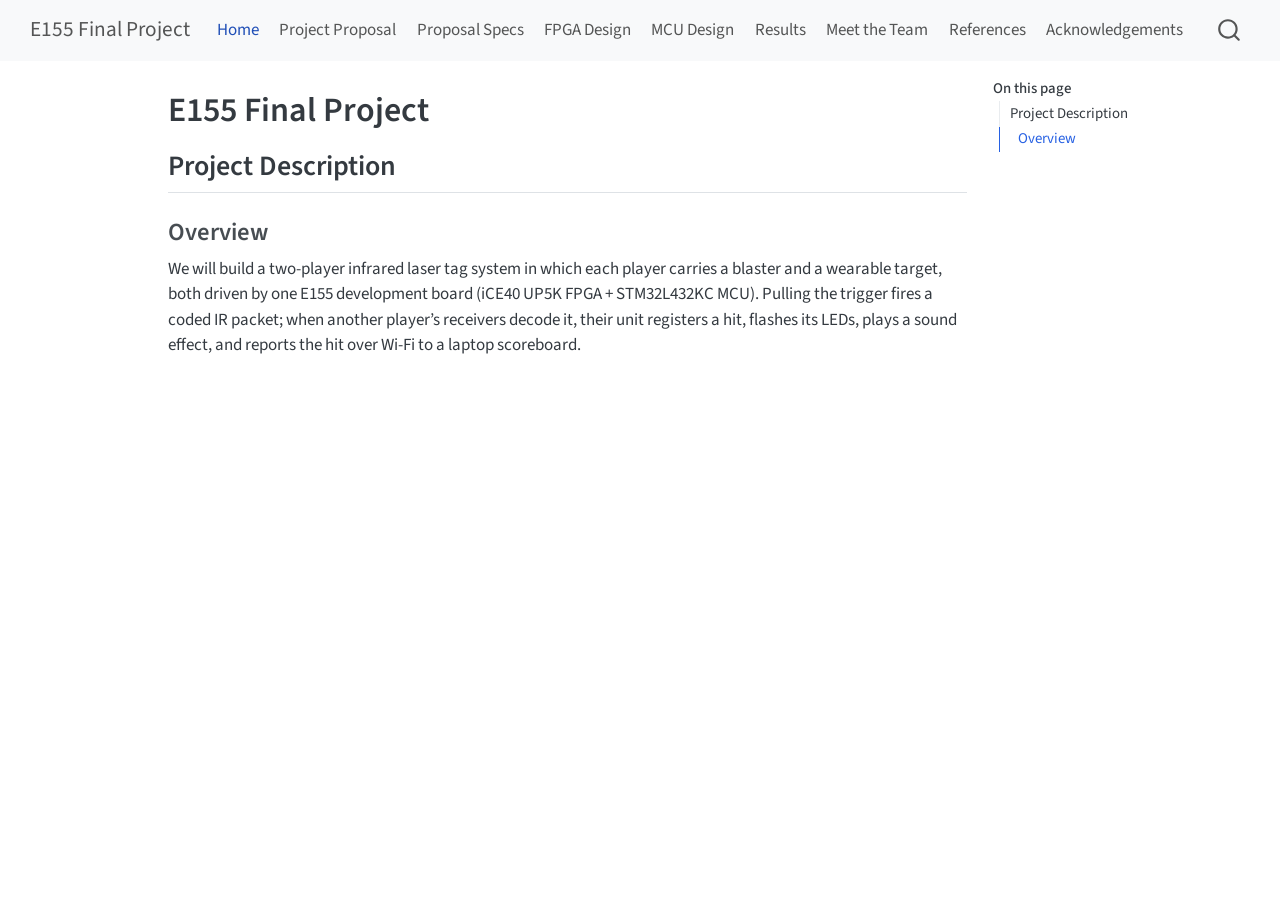
<file: index.html>
<!DOCTYPE html>
<html xmlns="http://www.w3.org/1999/xhtml" lang="en" xml:lang="en"><head>

<meta charset="utf-8">
<meta name="generator" content="quarto-1.11.9">

<meta name="viewport" content="width=device-width, initial-scale=1.0, user-scalable=yes">


<title>E155 Final Project</title>
<style>
/* Default styles provided by pandoc.
** See https://pandoc.org/MANUAL.html#variables-for-html for config info.
*/
span.smallcaps{font-variant: small-caps;}
div.columns{display: flex; gap: 1.5em;}
div.column{flex: auto;}
@media screen {
div.columns{gap: min(4vw, 1.5em);}
div.column{overflow-x: auto;}
}
div.hanging-indent{margin-left: 1.5em; text-indent: -1.5em;}
ul.task-list{list-style: none;}
ul.task-list li input[type="checkbox"] {
  width: 0.8em;
  margin: 0 0.8em 0.2em -1em; /* quarto-specific, see https://github.com/quarto-dev/quarto-cli/issues/4556 */ 
  vertical-align: middle;
}
</style>


<script src="site_libs/quarto-nav/quarto-nav.js"></script>
<script src="site_libs/quarto-nav/headroom.min.js"></script>
<script src="site_libs/clipboard/clipboard.min.js"></script>
<script src="site_libs/quarto-search/autocomplete.umd.js"></script>
<script src="site_libs/quarto-search/fuse.min.js"></script>
<script src="site_libs/quarto-search/quarto-search.js"></script>
<meta name="quarto:offset" content="./">
<script src="site_libs/quarto-html/quarto.js" type="module"></script>
<script src="site_libs/quarto-html/tabsets/tabsets.js" type="module"></script>
<script src="site_libs/quarto-html/scrollable-regions/scrollable-regions.js" type="module"></script>
<script src="site_libs/quarto-html/popper.min.js"></script>
<script src="site_libs/quarto-html/tippy.umd.min.js"></script>
<script src="site_libs/quarto-html/anchor.min.js"></script>
<link href="site_libs/quarto-html/tippy.css" rel="stylesheet">
<link href="site_libs/quarto-html/quarto-syntax-highlighting-63b5708e65d6cd79cd7618c58d0c21e7.css" rel="stylesheet" id="quarto-text-highlighting-styles">
<script src="site_libs/bootstrap/bootstrap.min.js"></script>
<link href="site_libs/bootstrap/bootstrap-icons.css" rel="stylesheet">
<link href="site_libs/bootstrap/bootstrap-48eea8e06ff06eb442a2daacfce5ac08.min.css" rel="stylesheet" append-hash="true" id="quarto-bootstrap" data-mode="light">
<script id="quarto-search-options" type="application/json">{
  "location": "navbar",
  "copy-button": false,
  "collapse-after": 3,
  "panel-placement": "end",
  "type": "overlay",
  "limit": 50,
  "keyboard-shortcut": [
    "f",
    "/",
    "s"
  ],
  "show-item-context": false,
  "language": {
    "search-no-results-text": "No results",
    "search-matching-documents-text": "matching documents",
    "search-copy-link-title": "Copy link to search",
    "search-hide-matches-text": "Hide additional matches",
    "search-more-match-text": "more match in this document",
    "search-more-matches-text": "more matches in this document",
    "search-clear-button-title": "Clear",
    "search-text-placeholder": "",
    "search-detached-cancel-button-title": "Cancel",
    "search-submit-button-title": "Submit",
    "search-label": "Search"
  }
}</script>


<link rel="stylesheet" href="styles.css">
</head>

<body class="nav-fixed quarto-light"><a id="quarto-skip-link" class="visually-hidden-focusable" href="#quarto-document-content">Skip to main content</a>

<div id="quarto-search-results"></div>
  <header id="quarto-header" class="headroom fixed-top">
    <nav class="navbar navbar-expand-lg " data-bs-theme="dark" aria-label="Site">
      <div class="navbar-container container-fluid">
      <div class="navbar-brand-container mx-auto">
    <a class="navbar-brand" href="./index.html">
    <span class="navbar-title">E155 Final Project</span>
    </a>
  </div>
          <button class="navbar-toggler" type="button" data-bs-toggle="collapse" data-bs-target="#navbarCollapse" aria-controls="navbarCollapse" aria-expanded="false" aria-label="Toggle navigation" onclick="if (window.quartoToggleHeadroom) { window.quartoToggleHeadroom(); }">
  <span class="navbar-toggler-icon"></span>
</button>
          <div class="collapse navbar-collapse" id="navbarCollapse">
            <ul class="navbar-nav navbar-nav-scroll me-auto">
  <li class="nav-item">
    <a class="nav-link active" href="./index.html" aria-current="page"> 
<span class="menu-text">Home</span></a>
  </li>  
  <li class="nav-item">
    <a class="nav-link" href="./proposal.html"> 
<span class="menu-text">Project Proposal</span></a>
  </li>  
  <li class="nav-item">
    <a class="nav-link" href="./projectSpecs.html"> 
<span class="menu-text">Proposal Specs</span></a>
  </li>  
  <li class="nav-item">
    <a class="nav-link" href="./fpga.html"> 
<span class="menu-text">FPGA Design</span></a>
  </li>  
  <li class="nav-item">
    <a class="nav-link" href="./mcu.html"> 
<span class="menu-text">MCU Design</span></a>
  </li>  
  <li class="nav-item">
    <a class="nav-link" href="./results.html"> 
<span class="menu-text">Results</span></a>
  </li>  
  <li class="nav-item">
    <a class="nav-link" href="./team.html"> 
<span class="menu-text">Meet the Team</span></a>
  </li>  
  <li class="nav-item">
    <a class="nav-link" href="./references.html"> 
<span class="menu-text">References</span></a>
  </li>  
  <li class="nav-item">
    <a class="nav-link" href="./acknowledgements.html"> 
<span class="menu-text">Acknowledgements</span></a>
  </li>  
</ul>
          </div> <!-- /navcollapse -->
            <div class="quarto-navbar-tools">
</div>
            <div id="quarto-search" class="" title="Search"></div>
      </div> <!-- /container-fluid -->
    </nav>
</header>
<!-- content -->
<div id="quarto-content" class="quarto-container page-columns page-rows-contents page-layout-article page-navbar">
<!-- sidebar -->
<!-- margin-sidebar -->
    <div id="quarto-margin-sidebar" class="sidebar margin-sidebar">
        <nav id="TOC" role="doc-toc" aria-labelledby="toc-title" class="toc-active">
    <h2 id="toc-title">On this page</h2>
   
  <ul>
  <li><a href="#project-description" id="toc-project-description" class="nav-link active" data-scroll-target="#project-description">Project Description</a>
  <ul class="collapse">
  <li><a href="#overview" id="toc-overview" class="nav-link" data-scroll-target="#overview">Overview</a></li>
  </ul></li>
  </ul>
</nav>
    </div>
<!-- main -->
<main class="content" id="quarto-document-content" tabindex="-1">

<header id="title-block-header" class="quarto-title-block default">
<div class="quarto-title">
<h1 class="title">E155 Final Project</h1>
</div>



<div class="quarto-title-meta">

    
  
    
  </div>
  


</header>


<section id="project-description" class="level2">
<h2 class="anchored" data-anchor-id="project-description">Project Description</h2>
<section id="overview" class="level3">
<h3 class="anchored" data-anchor-id="overview">Overview</h3>
<p>We will build a two-player infrared laser tag system in which each player carries a blaster and a wearable target, both driven by one E155 development board (iCE40 UP5K FPGA + STM32L432KC MCU). Pulling the trigger fires a coded IR packet; when another player’s receivers decode it, their unit registers a hit, flashes its LEDs, plays a sound effect, and reports the hit over Wi-Fi to a laptop scoreboard.</p>


</section>
</section>

</main> <!-- /main -->
<script id="quarto-html-after-body" type="application/javascript">
  window.document.addEventListener("DOMContentLoaded", function (event) {
    const icon = "";
    const anchorJS = new window.AnchorJS();
    anchorJS.options = {
      placement: 'right',
      icon: icon
    };
    anchorJS.add('.anchored');
    const isCodeAnnotation = (el) => {
      for (const clz of el.classList) {
        if (clz.startsWith('code-annotation-')) {                     
          return true;
        }
      }
      return false;
    }
    const onCopySuccess = function(e) {
      // button target
      const button = e.trigger;
      // don't keep focus
      button.blur();
      // flash "checked"
      button.classList.add('code-copy-button-checked');
      var currentTitle = button.getAttribute("title");
      button.setAttribute("title", "Copied!");
      let tooltip;
      if (window.bootstrap) {
        button.setAttribute("data-bs-toggle", "tooltip");
        button.setAttribute("data-bs-placement", "left");
        button.setAttribute("data-bs-title", "Copied!");
        tooltip = new bootstrap.Tooltip(button, 
          { trigger: "manual", 
            customClass: "code-copy-button-tooltip",
            offset: [0, -8]});
        tooltip.show();    
      }
      setTimeout(function() {
        if (tooltip) {
          tooltip.hide();
          button.removeAttribute("data-bs-title");
          button.removeAttribute("data-bs-toggle");
          button.removeAttribute("data-bs-placement");
        }
        button.setAttribute("title", currentTitle);
        button.classList.remove('code-copy-button-checked');
      }, 1000);
      // clear code selection
      e.clearSelection();
    }
    const getTextToCopy = function(trigger) {
      const outerScaffold = trigger.parentElement.cloneNode(true);
      const codeEl = outerScaffold.querySelector('code');
      for (const childEl of codeEl.children) {
        if (isCodeAnnotation(childEl)) {
          childEl.remove();
        }
      }
      return codeEl.innerText;
    }
    const clipboard = new window.ClipboardJS('.code-copy-button:not([data-in-quarto-modal])', {
      text: getTextToCopy
    });
    clipboard.on('success', onCopySuccess);
    if (window.document.getElementById('quarto-embedded-source-code-modal')) {
      const clipboardModal = new window.ClipboardJS('.code-copy-button[data-in-quarto-modal]', {
        text: getTextToCopy,
        container: window.document.getElementById('quarto-embedded-source-code-modal')
      });
      clipboardModal.on('success', onCopySuccess);
    }
      var localhostRegex = new RegExp(/^(?:http|https):\/\/localhost\:?[0-9]*\//);
      var mailtoRegex = new RegExp(/^mailto:/);
        var filterRegex = new RegExp("https:\/\/jgonzs\.github\.io\/Microprocessor-Tag\/");
      const newWindowLabel = "(opens in a new tab)";
      const newWindowNoteId = "quarto-ext-newwindow-label";
      // Links reference one hidden label through aria-describedby, so the
      // announcement never changes their accessible name.
      var describeNewWindow = (link) => {
        if (!window.document.getElementById(newWindowNoteId)) {
          var newWindowNote = window.document.createElement("span");
          newWindowNote.id = newWindowNoteId;
          newWindowNote.hidden = true;
          newWindowNote.textContent = newWindowLabel;
          window.document.body.appendChild(newWindowNote);
        }
        var describedBy = (link.getAttribute("aria-describedby") || "").split(/\s+/).filter(Boolean);
        if (!describedBy.includes(newWindowNoteId)) {
          describedBy.push(newWindowNoteId);
          link.setAttribute("aria-describedby", describedBy.join(" "));
        }
      }
      var isInternal = (href) => {
          return filterRegex.test(href) || localhostRegex.test(href) || mailtoRegex.test(href);
      }
      // Inspect non-navigation links and adorn them if external
      window.quartoDecorateExternalLinks = function (root) {
     var links = (root || window.document).querySelectorAll('a[href]:not(.nav-link):not(.navbar-brand):not(.toc-action):not(.sidebar-link):not(.sidebar-item-toggle):not(.pagination-link):not(.no-external):not([aria-hidden]):not(.dropdown-item):not(.quarto-navigation-tool):not(.about-link)');
      for (var i=0; i<links.length; i++) {
        const link = links[i];
        if (!isInternal(link.href)) {
          // undo the damage that might have been done by quarto-nav.js in the case of
          // links that we want to consider external
          if (link.dataset.originalHref !== undefined) {
            link.href = link.dataset.originalHref;
          }
            // target, if specified
            link.setAttribute("target", "_blank");
            if (link.getAttribute("rel") === null) {
              link.setAttribute("rel", "noopener");
            }
            describeNewWindow(link);
          if (!link.classList.contains('no-external-icon')) {
          }
        }
      }
      };
      window.quartoDecorateExternalLinks(window.document);
    // Esc closes the popup (WCAG 1.4.13) and focus leaving both trigger and
    // popup closes it (WCAG 2.4.11); tippy handles neither for interactive popups.
    const hideOnEscAndFocusOut = {
      name: 'hideOnEscAndFocusOut',
      defaultValue: true,
      fn(instance) {
        const dismiss = () => {
          // A show scheduled by the trigger delay would otherwise reopen it
          instance.clearDelayTimeouts();
          instance.hide();
        };
        const onKeyDown = (event) => {
          if (event.key !== 'Escape') {
            return;
          }
          // Keep Esc from also reaching page handlers (e.g. reveal.js overview),
          // except an open reveal.js slide menu, which Esc should close too.
          // The menu handles keys only when its keyboard option is on.
          const menuHandlesEsc = window.Reveal?.getPlugin?.('menu')?.isOpen() &&
            window.Reveal.getConfig().menu?.keyboard !== false;
          if (!menuHandlesEsc) {
            event.stopPropagation();
          }
          if (instance.popper.contains(window.document.activeElement)) {
            // Disabled while refocusing so the focus trigger does not reopen it
            instance.disable();
            instance.reference.focus();
            instance.enable();
          }
          dismiss();
        };
        const onFocusOut = (event) => {
          const target = event.relatedTarget;
          if (target && !instance.reference.contains(target) &&
              !instance.popper.contains(target)) {
            dismiss();
          }
        };
        // On the trigger too: a click trigger (code-annotations: select) has no
        // blur handling. Attached for the instance's lifetime so leaving the
        // trigger also cancels a show still pending on the trigger delay.
        instance.reference.addEventListener('focusout', onFocusOut);
        return {
          onShow() {
            window.document.addEventListener('keydown', onKeyDown, true);
            instance.popper.addEventListener('focusout', onFocusOut);
          },
          onHide() {
            window.document.removeEventListener('keydown', onKeyDown, true);
            instance.popper.removeEventListener('focusout', onFocusOut);
          },
          onDestroy() {
            instance.reference.removeEventListener('focusout', onFocusOut);
          },
        };
      },
    };
    function tippyHover(el, contentFn, onTriggerFn, onUntriggerFn) {
      const config = {
        allowHTML: true,
        maxWidth: 500,
        delay: 100,
        arrow: false,
        appendTo: function(el) {
            return el.parentElement;
        },
        interactive: true,
        interactiveBorder: 10,
        theme: 'quarto',
        placement: 'bottom-start',
        plugins: [hideOnEscAndFocusOut],
      };
      if (contentFn) {
        config.content = contentFn;
      }
      if (onTriggerFn) {
        config.onTrigger = onTriggerFn;
      }
      if (onUntriggerFn) {
        config.onUntrigger = onUntriggerFn;
      }
      window.tippy(el, config); 
    }
    const noterefs = window.document.querySelectorAll('a[role="doc-noteref"]');
    for (var i=0; i<noterefs.length; i++) {
      const ref = noterefs[i];
      tippyHover(ref, function() {
        // use id or data attribute instead here
        let href = ref.getAttribute('data-footnote-href') || ref.getAttribute('href');
        try { href = new URL(href).hash; } catch {}
        const id = href.replace(/^#\/?/, "");
        const note = window.document.getElementById(id);
        if (note) {
          return note.innerHTML;
        } else {
          return "";
        }
      });
    }
    const xrefs = window.document.querySelectorAll('a.quarto-xref');
    const processXRef = (id, note) => {
      // Strip column container classes
      const stripColumnClz = (el) => {
        el.classList.remove("page-full", "page-columns");
        if (el.children) {
          for (const child of el.children) {
            stripColumnClz(child);
          }
        }
      }
      stripColumnClz(note)
      if (id === null || id.startsWith('sec-')) {
        // Special case sections, only their first couple elements
        const container = document.createElement("div");
        if (note.children && note.children.length > 2) {
          container.appendChild(note.children[0].cloneNode(true));
          for (let i = 1; i < note.children.length; i++) {
            const child = note.children[i];
            if (child.tagName === "P" && child.innerText === "") {
              continue;
            } else {
              container.appendChild(child.cloneNode(true));
              break;
            }
          }
          if (window.Quarto?.typesetMath) {
            window.Quarto.typesetMath(container);
          }
          return container.innerHTML
        } else {
          if (window.Quarto?.typesetMath) {
            window.Quarto.typesetMath(note);
          }
          return note.innerHTML;
        }
      } else {
        // Remove any anchor links if they are present
        const anchorLink = note.querySelector('a.anchorjs-link');
        if (anchorLink) {
          anchorLink.remove();
        }
        if (window.Quarto?.typesetMath) {
          window.Quarto.typesetMath(note);
        }
        if (note.classList.contains("callout")) {
          return note.outerHTML;
        } else {
          return note.innerHTML;
        }
      }
    }
    for (var i=0; i<xrefs.length; i++) {
      const xref = xrefs[i];
      tippyHover(xref, undefined, function(instance) {
        instance.disable();
        let url = xref.getAttribute('href');
        let hash = undefined; 
        if (url.startsWith('#')) {
          hash = url;
        } else {
          try { hash = new URL(url).hash; } catch {}
        }
        if (hash) {
          const id = hash.replace(/^#\/?/, "");
          const note = window.document.getElementById(id);
          if (note !== null) {
            try {
              const html = processXRef(id, note.cloneNode(true));
              instance.setContent(html);
            } finally {
              instance.enable();
              instance.show();
            }
          } else {
            // See if we can fetch this
            fetch(url.split('#')[0])
            .then(res => res.text())
            .then(html => {
              const parser = new DOMParser();
              const htmlDoc = parser.parseFromString(html, "text/html");
              const note = htmlDoc.getElementById(id);
              if (note !== null) {
                const html = processXRef(id, note);
                instance.setContent(html);
              } 
            }).finally(() => {
              instance.enable();
              instance.show();
            });
          }
        } else {
          // See if we can fetch a full url (with no hash to target)
          // This is a special case and we should probably do some content thinning / targeting
          fetch(url)
          .then(res => res.text())
          .then(html => {
            const parser = new DOMParser();
            const htmlDoc = parser.parseFromString(html, "text/html");
            const note = htmlDoc.querySelector('main.content');
            if (note !== null) {
              // This should only happen for chapter cross references
              // (since there is no id in the URL)
              // remove the first header
              if (note.children.length > 0 && note.children[0].tagName === "HEADER") {
                note.children[0].remove();
              }
              const html = processXRef(null, note);
              instance.setContent(html);
            } 
          }).finally(() => {
            instance.enable();
            instance.show();
          });
        }
      }, function(instance) {
      });
    }
        let selectedAnnoteEl;
        const selectorForAnnotation = ( cell, annotation) => {
          let cellAttr = 'data-code-cell="' + cell + '"';
          let lineAttr = 'data-code-annotation="' +  annotation + '"';
          const selector = 'span[' + cellAttr + '][' + lineAttr + ']';
          return selector;
        }
        const selectCodeLines = (annoteEl) => {
          const doc = window.document;
          const targetCell = annoteEl.getAttribute("data-target-cell");
          const targetAnnotation = annoteEl.getAttribute("data-target-annotation");
          const annoteSpan = window.document.querySelector(selectorForAnnotation(targetCell, targetAnnotation));
          const lines = annoteSpan.getAttribute("data-code-lines").split(",");
          const lineIds = lines.map((line) => {
            return targetCell + "-" + line;
          })
          // Each band is positioned against its own containing block, which is
          // not the offsetParent of the lines, so place it from client rects.
          const placeBand = (band, firstEl, lastEl, codeBlock) => {
            const container = band.offsetParent;
            if (container === null) {
              return;
            }
            const containerRect = container.getBoundingClientRect();
            // Reveal.js scales slides with a transform, so convert client
            // pixels back to the CSS pixels of the container.
            const scale = containerRect.height / container.offsetHeight || 1;
            const firstRect = firstEl.getBoundingClientRect();
            const lastRect = lastEl.getBoundingClientRect();
            const top = (firstRect.top - containerRect.top) / scale - container.clientTop + container.scrollTop;
            const height = (lastRect.bottom - firstRect.top) / scale;
            band.style.top = top - 2 + "px";
            band.style.height = height + 4 + "px";
            if (codeBlock) {
              // Without the copy button wrapper, the containing block is wider
              // than the code block, so span the code block explicitly.
              const blockRect = codeBlock.getBoundingClientRect();
              band.style.left = (blockRect.left - containerRect.left) / scale - container.clientLeft + container.scrollLeft + "px";
              band.style.width = blockRect.width / scale + "px";
            }
          };
          if (lineIds.length > 0) {
            const el = window.document.getElementById(lineIds[0]);
            const lastEl = window.document.getElementById(lineIds[lineIds.length - 1]);
            const parent = el.parentElement.parentElement;
            // cook up a div (if necessary) and position it
            let div = window.document.getElementById("code-annotation-line-highlight");
            if (div === null) {
              div = window.document.createElement("div");
              div.setAttribute("id", "code-annotation-line-highlight");
              div.style.position = 'absolute';
              parent.appendChild(div);
            }
            placeBand(div, el, lastEl, parent.closest("div.sourceCode") || parent);
            let gutterDiv = window.document.getElementById("code-annotation-line-highlight-gutter");
            if (gutterDiv === null) {
              gutterDiv = window.document.createElement("div");
              gutterDiv.setAttribute("id", "code-annotation-line-highlight-gutter");
              gutterDiv.style.position = 'absolute';
              const codeCell = window.document.getElementById(targetCell);
              const gutter = codeCell.querySelector('.code-annotation-gutter');
              gutter.appendChild(gutterDiv);
            }
            placeBand(gutterDiv, el, lastEl);
            selectedAnnoteEl = annoteEl;
          }
        };
        const unselectCodeLines = () => {
          const elementsIds = ["code-annotation-line-highlight", "code-annotation-line-highlight-gutter"];
          elementsIds.forEach((elId) => {
            const div = window.document.getElementById(elId);
            if (div) {
              div.remove();
            }
          });
          selectedAnnoteEl = undefined;
        };
          // Handle positioning of the toggle
      window.addEventListener(
        "resize",
        throttle(() => {
          elRect = undefined;
          if (selectedAnnoteEl) {
            selectCodeLines(selectedAnnoteEl);
          }
        }, 10)
      );
      function throttle(fn, ms) {
      let throttle = false;
      let timer;
        return (...args) => {
          if(!throttle) { // first call gets through
              fn.apply(this, args);
              throttle = true;
          } else { // all the others get throttled
              if(timer) clearTimeout(timer); // cancel #2
              timer = setTimeout(() => {
                fn.apply(this, args);
                timer = throttle = false;
              }, ms);
          }
        };
      }
        // Attach click handler to the DT
        const annoteDls = window.document.querySelectorAll('dt[data-target-cell]');
        for (const annoteDlNode of annoteDls) {
          annoteDlNode.addEventListener('click', (event) => {
            const clickedEl = event.target;
            if (clickedEl !== selectedAnnoteEl) {
              unselectCodeLines();
              const activeEl = window.document.querySelector('dt[data-target-cell].code-annotation-active');
              if (activeEl) {
                activeEl.classList.remove('code-annotation-active');
              }
              selectCodeLines(clickedEl);
              clickedEl.classList.add('code-annotation-active');
            } else {
              // Unselect the line
              unselectCodeLines();
              clickedEl.classList.remove('code-annotation-active');
            }
          });
        }
    const findCites = (el) => {
      const parentEl = el.parentElement;
      if (parentEl) {
        const cites = parentEl.dataset.cites;
        if (cites) {
          return {
            el,
            cites: cites.split(' ')
          };
        } else {
          return findCites(el.parentElement)
        }
      } else {
        return undefined;
      }
    };
    var bibliorefs = window.document.querySelectorAll('a[role="doc-biblioref"]');
    for (var i=0; i<bibliorefs.length; i++) {
      const ref = bibliorefs[i];
      const citeInfo = findCites(ref);
      if (citeInfo) {
        tippyHover(citeInfo.el, function() {
          var popup = window.document.createElement('div');
          citeInfo.cites.forEach(function(cite) {
            var citeDiv = window.document.createElement('div');
            citeDiv.classList.add('hanging-indent');
            citeDiv.classList.add('csl-entry');
            var biblioDiv = window.document.getElementById('ref-' + cite);
            if (biblioDiv) {
              citeDiv.innerHTML = biblioDiv.innerHTML;
            }
            popup.appendChild(citeDiv);
          });
          return popup.innerHTML;
        });
      }
    }
  });
  </script>
  <script type="application/javascript">
  window.quartoScrollableRegionsLabels = {"code":"Scrollable code","output":"Scrollable output"};
  </script>
</div> <!-- /content -->




</body></html>
</file>
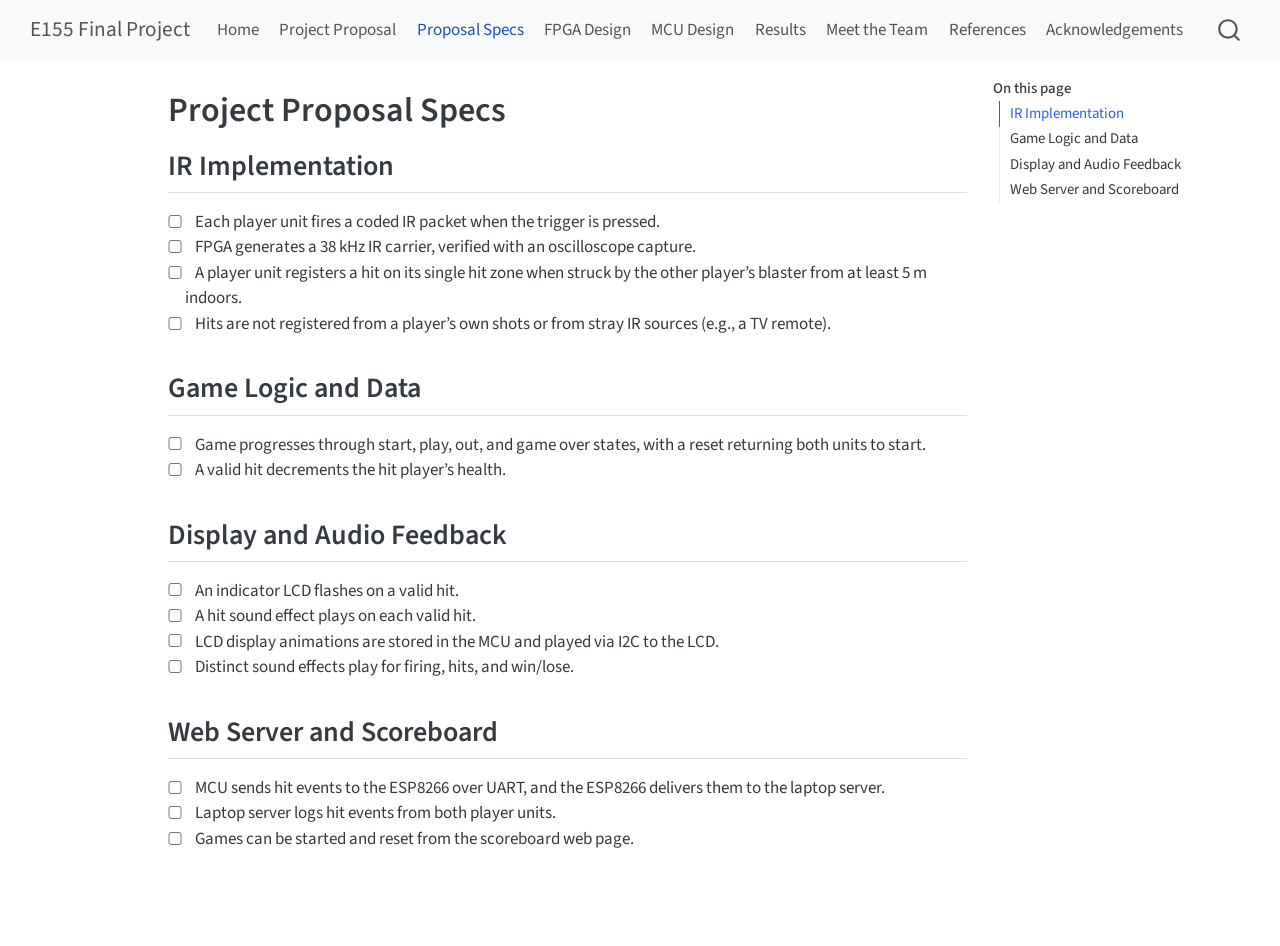
<file: projectSpecs.html>
<!DOCTYPE html>
<html xmlns="http://www.w3.org/1999/xhtml" lang="en" xml:lang="en"><head>

<meta charset="utf-8">
<meta name="generator" content="quarto-1.11.9">

<meta name="viewport" content="width=device-width, initial-scale=1.0, user-scalable=yes">


<title>Project Proposal Specs – E155 Final Project</title>
<style>
/* Default styles provided by pandoc.
** See https://pandoc.org/MANUAL.html#variables-for-html for config info.
*/
span.smallcaps{font-variant: small-caps;}
div.columns{display: flex; gap: 1.5em;}
div.column{flex: auto;}
@media screen {
div.columns{gap: min(4vw, 1.5em);}
div.column{overflow-x: auto;}
}
div.hanging-indent{margin-left: 1.5em; text-indent: -1.5em;}
ul.task-list{list-style: none;}
ul.task-list li input[type="checkbox"] {
  width: 0.8em;
  margin: 0 0.8em 0.2em -1em; /* quarto-specific, see https://github.com/quarto-dev/quarto-cli/issues/4556 */ 
  vertical-align: middle;
}
</style>


<script src="site_libs/quarto-nav/quarto-nav.js"></script>
<script src="site_libs/quarto-nav/headroom.min.js"></script>
<script src="site_libs/clipboard/clipboard.min.js"></script>
<script src="site_libs/quarto-search/autocomplete.umd.js"></script>
<script src="site_libs/quarto-search/fuse.min.js"></script>
<script src="site_libs/quarto-search/quarto-search.js"></script>
<meta name="quarto:offset" content="./">
<script src="site_libs/quarto-html/quarto.js" type="module"></script>
<script src="site_libs/quarto-html/tabsets/tabsets.js" type="module"></script>
<script src="site_libs/quarto-html/scrollable-regions/scrollable-regions.js" type="module"></script>
<script src="site_libs/quarto-html/popper.min.js"></script>
<script src="site_libs/quarto-html/tippy.umd.min.js"></script>
<script src="site_libs/quarto-html/anchor.min.js"></script>
<link href="site_libs/quarto-html/tippy.css" rel="stylesheet">
<link href="site_libs/quarto-html/quarto-syntax-highlighting-63b5708e65d6cd79cd7618c58d0c21e7.css" rel="stylesheet" id="quarto-text-highlighting-styles">
<script src="site_libs/bootstrap/bootstrap.min.js"></script>
<link href="site_libs/bootstrap/bootstrap-icons.css" rel="stylesheet">
<link href="site_libs/bootstrap/bootstrap-48eea8e06ff06eb442a2daacfce5ac08.min.css" rel="stylesheet" append-hash="true" id="quarto-bootstrap" data-mode="light">
<script id="quarto-search-options" type="application/json">{
  "location": "navbar",
  "copy-button": false,
  "collapse-after": 3,
  "panel-placement": "end",
  "type": "overlay",
  "limit": 50,
  "keyboard-shortcut": [
    "f",
    "/",
    "s"
  ],
  "show-item-context": false,
  "language": {
    "search-no-results-text": "No results",
    "search-matching-documents-text": "matching documents",
    "search-copy-link-title": "Copy link to search",
    "search-hide-matches-text": "Hide additional matches",
    "search-more-match-text": "more match in this document",
    "search-more-matches-text": "more matches in this document",
    "search-clear-button-title": "Clear",
    "search-text-placeholder": "",
    "search-detached-cancel-button-title": "Cancel",
    "search-submit-button-title": "Submit",
    "search-label": "Search"
  }
}</script>


<link rel="stylesheet" href="styles.css">
</head>

<body class="nav-fixed quarto-light"><a id="quarto-skip-link" class="visually-hidden-focusable" href="#quarto-document-content">Skip to main content</a>

<div id="quarto-search-results"></div>
  <header id="quarto-header" class="headroom fixed-top">
    <nav class="navbar navbar-expand-lg " data-bs-theme="dark" aria-label="Site">
      <div class="navbar-container container-fluid">
      <div class="navbar-brand-container mx-auto">
    <a class="navbar-brand" href="./index.html">
    <span class="navbar-title">E155 Final Project</span>
    </a>
  </div>
          <button class="navbar-toggler" type="button" data-bs-toggle="collapse" data-bs-target="#navbarCollapse" aria-controls="navbarCollapse" aria-expanded="false" aria-label="Toggle navigation" onclick="if (window.quartoToggleHeadroom) { window.quartoToggleHeadroom(); }">
  <span class="navbar-toggler-icon"></span>
</button>
          <div class="collapse navbar-collapse" id="navbarCollapse">
            <ul class="navbar-nav navbar-nav-scroll me-auto">
  <li class="nav-item">
    <a class="nav-link" href="./index.html"> 
<span class="menu-text">Home</span></a>
  </li>  
  <li class="nav-item">
    <a class="nav-link" href="./proposal.html"> 
<span class="menu-text">Project Proposal</span></a>
  </li>  
  <li class="nav-item">
    <a class="nav-link active" href="./projectSpecs.html" aria-current="page"> 
<span class="menu-text">Proposal Specs</span></a>
  </li>  
  <li class="nav-item">
    <a class="nav-link" href="./fpga.html"> 
<span class="menu-text">FPGA Design</span></a>
  </li>  
  <li class="nav-item">
    <a class="nav-link" href="./mcu.html"> 
<span class="menu-text">MCU Design</span></a>
  </li>  
  <li class="nav-item">
    <a class="nav-link" href="./results.html"> 
<span class="menu-text">Results</span></a>
  </li>  
  <li class="nav-item">
    <a class="nav-link" href="./team.html"> 
<span class="menu-text">Meet the Team</span></a>
  </li>  
  <li class="nav-item">
    <a class="nav-link" href="./references.html"> 
<span class="menu-text">References</span></a>
  </li>  
  <li class="nav-item">
    <a class="nav-link" href="./acknowledgements.html"> 
<span class="menu-text">Acknowledgements</span></a>
  </li>  
</ul>
          </div> <!-- /navcollapse -->
            <div class="quarto-navbar-tools">
</div>
            <div id="quarto-search" class="" title="Search"></div>
      </div> <!-- /container-fluid -->
    </nav>
</header>
<!-- content -->
<div id="quarto-content" class="quarto-container page-columns page-rows-contents page-layout-article page-navbar">
<!-- sidebar -->
<!-- margin-sidebar -->
    <div id="quarto-margin-sidebar" class="sidebar margin-sidebar">
        <nav id="TOC" role="doc-toc" aria-labelledby="toc-title" class="toc-active">
    <h2 id="toc-title">On this page</h2>
   
  <ul>
  <li><a href="#ir-implementation" id="toc-ir-implementation" class="nav-link active" data-scroll-target="#ir-implementation">IR Implementation</a></li>
  <li><a href="#game-logic-and-data" id="toc-game-logic-and-data" class="nav-link" data-scroll-target="#game-logic-and-data">Game Logic and Data</a></li>
  <li><a href="#display-and-audio-feedback" id="toc-display-and-audio-feedback" class="nav-link" data-scroll-target="#display-and-audio-feedback">Display and Audio Feedback</a></li>
  <li><a href="#web-server-and-scoreboard" id="toc-web-server-and-scoreboard" class="nav-link" data-scroll-target="#web-server-and-scoreboard">Web Server and Scoreboard</a></li>
  </ul>
</nav>
    </div>
<!-- main -->
<main class="content" id="quarto-document-content" tabindex="-1">

<header id="title-block-header" class="quarto-title-block default">
<div class="quarto-title">
<h1 class="title">Project Proposal Specs</h1>
</div>



<div class="quarto-title-meta">

    
  
    
  </div>
  


</header>


<section id="ir-implementation" class="level2">
<h2 class="anchored" data-anchor-id="ir-implementation">IR Implementation</h2>
<ul class="task-list">
<li><label><input type="checkbox">Each player unit fires a coded IR packet when the trigger is pressed.</label></li>
<li><label><input type="checkbox">FPGA generates a 38 kHz IR carrier, verified with an oscilloscope capture.</label></li>
<li><label><input type="checkbox">A player unit registers a hit on its single hit zone when struck by the other player’s blaster from at least 5 m indoors.</label></li>
<li><label><input type="checkbox">Hits are not registered from a player’s own shots or from stray IR sources (e.g., a TV remote).</label></li>
</ul>
</section>
<section id="game-logic-and-data" class="level2">
<h2 class="anchored" data-anchor-id="game-logic-and-data">Game Logic and Data</h2>
<ul class="task-list">
<li><label><input type="checkbox">Game progresses through start, play, out, and game over states, with a reset returning both units to start.</label></li>
<li><label><input type="checkbox">A valid hit decrements the hit player’s health.</label></li>
</ul>
</section>
<section id="display-and-audio-feedback" class="level2">
<h2 class="anchored" data-anchor-id="display-and-audio-feedback">Display and Audio Feedback</h2>
<ul class="task-list">
<li><label><input type="checkbox">An indicator LCD flashes on a valid hit.</label></li>
<li><label><input type="checkbox">A hit sound effect plays on each valid hit.</label></li>
<li><label><input type="checkbox">LCD display animations are stored in the MCU and played via I2C to the LCD.</label></li>
<li><label><input type="checkbox">Distinct sound effects play for firing, hits, and win/lose.</label></li>
</ul>
</section>
<section id="web-server-and-scoreboard" class="level2">
<h2 class="anchored" data-anchor-id="web-server-and-scoreboard">Web Server and Scoreboard</h2>
<ul class="task-list">
<li><label><input type="checkbox">MCU sends hit events to the ESP8266 over UART, and the ESP8266 delivers them to the laptop server.</label></li>
<li><label><input type="checkbox">Laptop server logs hit events from both player units.</label></li>
<li><label><input type="checkbox">Games can be started and reset from the scoreboard web page.</label></li>
</ul>


</section>

</main> <!-- /main -->
<script id="quarto-html-after-body" type="application/javascript">
  window.document.addEventListener("DOMContentLoaded", function (event) {
    const icon = "";
    const anchorJS = new window.AnchorJS();
    anchorJS.options = {
      placement: 'right',
      icon: icon
    };
    anchorJS.add('.anchored');
    const isCodeAnnotation = (el) => {
      for (const clz of el.classList) {
        if (clz.startsWith('code-annotation-')) {                     
          return true;
        }
      }
      return false;
    }
    const onCopySuccess = function(e) {
      // button target
      const button = e.trigger;
      // don't keep focus
      button.blur();
      // flash "checked"
      button.classList.add('code-copy-button-checked');
      var currentTitle = button.getAttribute("title");
      button.setAttribute("title", "Copied!");
      let tooltip;
      if (window.bootstrap) {
        button.setAttribute("data-bs-toggle", "tooltip");
        button.setAttribute("data-bs-placement", "left");
        button.setAttribute("data-bs-title", "Copied!");
        tooltip = new bootstrap.Tooltip(button, 
          { trigger: "manual", 
            customClass: "code-copy-button-tooltip",
            offset: [0, -8]});
        tooltip.show();    
      }
      setTimeout(function() {
        if (tooltip) {
          tooltip.hide();
          button.removeAttribute("data-bs-title");
          button.removeAttribute("data-bs-toggle");
          button.removeAttribute("data-bs-placement");
        }
        button.setAttribute("title", currentTitle);
        button.classList.remove('code-copy-button-checked');
      }, 1000);
      // clear code selection
      e.clearSelection();
    }
    const getTextToCopy = function(trigger) {
      const outerScaffold = trigger.parentElement.cloneNode(true);
      const codeEl = outerScaffold.querySelector('code');
      for (const childEl of codeEl.children) {
        if (isCodeAnnotation(childEl)) {
          childEl.remove();
        }
      }
      return codeEl.innerText;
    }
    const clipboard = new window.ClipboardJS('.code-copy-button:not([data-in-quarto-modal])', {
      text: getTextToCopy
    });
    clipboard.on('success', onCopySuccess);
    if (window.document.getElementById('quarto-embedded-source-code-modal')) {
      const clipboardModal = new window.ClipboardJS('.code-copy-button[data-in-quarto-modal]', {
        text: getTextToCopy,
        container: window.document.getElementById('quarto-embedded-source-code-modal')
      });
      clipboardModal.on('success', onCopySuccess);
    }
      var localhostRegex = new RegExp(/^(?:http|https):\/\/localhost\:?[0-9]*\//);
      var mailtoRegex = new RegExp(/^mailto:/);
        var filterRegex = new RegExp("https:\/\/jgonzs\.github\.io\/Microprocessor-Tag\/");
      const newWindowLabel = "(opens in a new tab)";
      const newWindowNoteId = "quarto-ext-newwindow-label";
      // Links reference one hidden label through aria-describedby, so the
      // announcement never changes their accessible name.
      var describeNewWindow = (link) => {
        if (!window.document.getElementById(newWindowNoteId)) {
          var newWindowNote = window.document.createElement("span");
          newWindowNote.id = newWindowNoteId;
          newWindowNote.hidden = true;
          newWindowNote.textContent = newWindowLabel;
          window.document.body.appendChild(newWindowNote);
        }
        var describedBy = (link.getAttribute("aria-describedby") || "").split(/\s+/).filter(Boolean);
        if (!describedBy.includes(newWindowNoteId)) {
          describedBy.push(newWindowNoteId);
          link.setAttribute("aria-describedby", describedBy.join(" "));
        }
      }
      var isInternal = (href) => {
          return filterRegex.test(href) || localhostRegex.test(href) || mailtoRegex.test(href);
      }
      // Inspect non-navigation links and adorn them if external
      window.quartoDecorateExternalLinks = function (root) {
     var links = (root || window.document).querySelectorAll('a[href]:not(.nav-link):not(.navbar-brand):not(.toc-action):not(.sidebar-link):not(.sidebar-item-toggle):not(.pagination-link):not(.no-external):not([aria-hidden]):not(.dropdown-item):not(.quarto-navigation-tool):not(.about-link)');
      for (var i=0; i<links.length; i++) {
        const link = links[i];
        if (!isInternal(link.href)) {
          // undo the damage that might have been done by quarto-nav.js in the case of
          // links that we want to consider external
          if (link.dataset.originalHref !== undefined) {
            link.href = link.dataset.originalHref;
          }
            // target, if specified
            link.setAttribute("target", "_blank");
            if (link.getAttribute("rel") === null) {
              link.setAttribute("rel", "noopener");
            }
            describeNewWindow(link);
          if (!link.classList.contains('no-external-icon')) {
          }
        }
      }
      };
      window.quartoDecorateExternalLinks(window.document);
    // Esc closes the popup (WCAG 1.4.13) and focus leaving both trigger and
    // popup closes it (WCAG 2.4.11); tippy handles neither for interactive popups.
    const hideOnEscAndFocusOut = {
      name: 'hideOnEscAndFocusOut',
      defaultValue: true,
      fn(instance) {
        const dismiss = () => {
          // A show scheduled by the trigger delay would otherwise reopen it
          instance.clearDelayTimeouts();
          instance.hide();
        };
        const onKeyDown = (event) => {
          if (event.key !== 'Escape') {
            return;
          }
          // Keep Esc from also reaching page handlers (e.g. reveal.js overview),
          // except an open reveal.js slide menu, which Esc should close too.
          // The menu handles keys only when its keyboard option is on.
          const menuHandlesEsc = window.Reveal?.getPlugin?.('menu')?.isOpen() &&
            window.Reveal.getConfig().menu?.keyboard !== false;
          if (!menuHandlesEsc) {
            event.stopPropagation();
          }
          if (instance.popper.contains(window.document.activeElement)) {
            // Disabled while refocusing so the focus trigger does not reopen it
            instance.disable();
            instance.reference.focus();
            instance.enable();
          }
          dismiss();
        };
        const onFocusOut = (event) => {
          const target = event.relatedTarget;
          if (target && !instance.reference.contains(target) &&
              !instance.popper.contains(target)) {
            dismiss();
          }
        };
        // On the trigger too: a click trigger (code-annotations: select) has no
        // blur handling. Attached for the instance's lifetime so leaving the
        // trigger also cancels a show still pending on the trigger delay.
        instance.reference.addEventListener('focusout', onFocusOut);
        return {
          onShow() {
            window.document.addEventListener('keydown', onKeyDown, true);
            instance.popper.addEventListener('focusout', onFocusOut);
          },
          onHide() {
            window.document.removeEventListener('keydown', onKeyDown, true);
            instance.popper.removeEventListener('focusout', onFocusOut);
          },
          onDestroy() {
            instance.reference.removeEventListener('focusout', onFocusOut);
          },
        };
      },
    };
    function tippyHover(el, contentFn, onTriggerFn, onUntriggerFn) {
      const config = {
        allowHTML: true,
        maxWidth: 500,
        delay: 100,
        arrow: false,
        appendTo: function(el) {
            return el.parentElement;
        },
        interactive: true,
        interactiveBorder: 10,
        theme: 'quarto',
        placement: 'bottom-start',
        plugins: [hideOnEscAndFocusOut],
      };
      if (contentFn) {
        config.content = contentFn;
      }
      if (onTriggerFn) {
        config.onTrigger = onTriggerFn;
      }
      if (onUntriggerFn) {
        config.onUntrigger = onUntriggerFn;
      }
      window.tippy(el, config); 
    }
    const noterefs = window.document.querySelectorAll('a[role="doc-noteref"]');
    for (var i=0; i<noterefs.length; i++) {
      const ref = noterefs[i];
      tippyHover(ref, function() {
        // use id or data attribute instead here
        let href = ref.getAttribute('data-footnote-href') || ref.getAttribute('href');
        try { href = new URL(href).hash; } catch {}
        const id = href.replace(/^#\/?/, "");
        const note = window.document.getElementById(id);
        if (note) {
          return note.innerHTML;
        } else {
          return "";
        }
      });
    }
    const xrefs = window.document.querySelectorAll('a.quarto-xref');
    const processXRef = (id, note) => {
      // Strip column container classes
      const stripColumnClz = (el) => {
        el.classList.remove("page-full", "page-columns");
        if (el.children) {
          for (const child of el.children) {
            stripColumnClz(child);
          }
        }
      }
      stripColumnClz(note)
      if (id === null || id.startsWith('sec-')) {
        // Special case sections, only their first couple elements
        const container = document.createElement("div");
        if (note.children && note.children.length > 2) {
          container.appendChild(note.children[0].cloneNode(true));
          for (let i = 1; i < note.children.length; i++) {
            const child = note.children[i];
            if (child.tagName === "P" && child.innerText === "") {
              continue;
            } else {
              container.appendChild(child.cloneNode(true));
              break;
            }
          }
          if (window.Quarto?.typesetMath) {
            window.Quarto.typesetMath(container);
          }
          return container.innerHTML
        } else {
          if (window.Quarto?.typesetMath) {
            window.Quarto.typesetMath(note);
          }
          return note.innerHTML;
        }
      } else {
        // Remove any anchor links if they are present
        const anchorLink = note.querySelector('a.anchorjs-link');
        if (anchorLink) {
          anchorLink.remove();
        }
        if (window.Quarto?.typesetMath) {
          window.Quarto.typesetMath(note);
        }
        if (note.classList.contains("callout")) {
          return note.outerHTML;
        } else {
          return note.innerHTML;
        }
      }
    }
    for (var i=0; i<xrefs.length; i++) {
      const xref = xrefs[i];
      tippyHover(xref, undefined, function(instance) {
        instance.disable();
        let url = xref.getAttribute('href');
        let hash = undefined; 
        if (url.startsWith('#')) {
          hash = url;
        } else {
          try { hash = new URL(url).hash; } catch {}
        }
        if (hash) {
          const id = hash.replace(/^#\/?/, "");
          const note = window.document.getElementById(id);
          if (note !== null) {
            try {
              const html = processXRef(id, note.cloneNode(true));
              instance.setContent(html);
            } finally {
              instance.enable();
              instance.show();
            }
          } else {
            // See if we can fetch this
            fetch(url.split('#')[0])
            .then(res => res.text())
            .then(html => {
              const parser = new DOMParser();
              const htmlDoc = parser.parseFromString(html, "text/html");
              const note = htmlDoc.getElementById(id);
              if (note !== null) {
                const html = processXRef(id, note);
                instance.setContent(html);
              } 
            }).finally(() => {
              instance.enable();
              instance.show();
            });
          }
        } else {
          // See if we can fetch a full url (with no hash to target)
          // This is a special case and we should probably do some content thinning / targeting
          fetch(url)
          .then(res => res.text())
          .then(html => {
            const parser = new DOMParser();
            const htmlDoc = parser.parseFromString(html, "text/html");
            const note = htmlDoc.querySelector('main.content');
            if (note !== null) {
              // This should only happen for chapter cross references
              // (since there is no id in the URL)
              // remove the first header
              if (note.children.length > 0 && note.children[0].tagName === "HEADER") {
                note.children[0].remove();
              }
              const html = processXRef(null, note);
              instance.setContent(html);
            } 
          }).finally(() => {
            instance.enable();
            instance.show();
          });
        }
      }, function(instance) {
      });
    }
        let selectedAnnoteEl;
        const selectorForAnnotation = ( cell, annotation) => {
          let cellAttr = 'data-code-cell="' + cell + '"';
          let lineAttr = 'data-code-annotation="' +  annotation + '"';
          const selector = 'span[' + cellAttr + '][' + lineAttr + ']';
          return selector;
        }
        const selectCodeLines = (annoteEl) => {
          const doc = window.document;
          const targetCell = annoteEl.getAttribute("data-target-cell");
          const targetAnnotation = annoteEl.getAttribute("data-target-annotation");
          const annoteSpan = window.document.querySelector(selectorForAnnotation(targetCell, targetAnnotation));
          const lines = annoteSpan.getAttribute("data-code-lines").split(",");
          const lineIds = lines.map((line) => {
            return targetCell + "-" + line;
          })
          // Each band is positioned against its own containing block, which is
          // not the offsetParent of the lines, so place it from client rects.
          const placeBand = (band, firstEl, lastEl, codeBlock) => {
            const container = band.offsetParent;
            if (container === null) {
              return;
            }
            const containerRect = container.getBoundingClientRect();
            // Reveal.js scales slides with a transform, so convert client
            // pixels back to the CSS pixels of the container.
            const scale = containerRect.height / container.offsetHeight || 1;
            const firstRect = firstEl.getBoundingClientRect();
            const lastRect = lastEl.getBoundingClientRect();
            const top = (firstRect.top - containerRect.top) / scale - container.clientTop + container.scrollTop;
            const height = (lastRect.bottom - firstRect.top) / scale;
            band.style.top = top - 2 + "px";
            band.style.height = height + 4 + "px";
            if (codeBlock) {
              // Without the copy button wrapper, the containing block is wider
              // than the code block, so span the code block explicitly.
              const blockRect = codeBlock.getBoundingClientRect();
              band.style.left = (blockRect.left - containerRect.left) / scale - container.clientLeft + container.scrollLeft + "px";
              band.style.width = blockRect.width / scale + "px";
            }
          };
          if (lineIds.length > 0) {
            const el = window.document.getElementById(lineIds[0]);
            const lastEl = window.document.getElementById(lineIds[lineIds.length - 1]);
            const parent = el.parentElement.parentElement;
            // cook up a div (if necessary) and position it
            let div = window.document.getElementById("code-annotation-line-highlight");
            if (div === null) {
              div = window.document.createElement("div");
              div.setAttribute("id", "code-annotation-line-highlight");
              div.style.position = 'absolute';
              parent.appendChild(div);
            }
            placeBand(div, el, lastEl, parent.closest("div.sourceCode") || parent);
            let gutterDiv = window.document.getElementById("code-annotation-line-highlight-gutter");
            if (gutterDiv === null) {
              gutterDiv = window.document.createElement("div");
              gutterDiv.setAttribute("id", "code-annotation-line-highlight-gutter");
              gutterDiv.style.position = 'absolute';
              const codeCell = window.document.getElementById(targetCell);
              const gutter = codeCell.querySelector('.code-annotation-gutter');
              gutter.appendChild(gutterDiv);
            }
            placeBand(gutterDiv, el, lastEl);
            selectedAnnoteEl = annoteEl;
          }
        };
        const unselectCodeLines = () => {
          const elementsIds = ["code-annotation-line-highlight", "code-annotation-line-highlight-gutter"];
          elementsIds.forEach((elId) => {
            const div = window.document.getElementById(elId);
            if (div) {
              div.remove();
            }
          });
          selectedAnnoteEl = undefined;
        };
          // Handle positioning of the toggle
      window.addEventListener(
        "resize",
        throttle(() => {
          elRect = undefined;
          if (selectedAnnoteEl) {
            selectCodeLines(selectedAnnoteEl);
          }
        }, 10)
      );
      function throttle(fn, ms) {
      let throttle = false;
      let timer;
        return (...args) => {
          if(!throttle) { // first call gets through
              fn.apply(this, args);
              throttle = true;
          } else { // all the others get throttled
              if(timer) clearTimeout(timer); // cancel #2
              timer = setTimeout(() => {
                fn.apply(this, args);
                timer = throttle = false;
              }, ms);
          }
        };
      }
        // Attach click handler to the DT
        const annoteDls = window.document.querySelectorAll('dt[data-target-cell]');
        for (const annoteDlNode of annoteDls) {
          annoteDlNode.addEventListener('click', (event) => {
            const clickedEl = event.target;
            if (clickedEl !== selectedAnnoteEl) {
              unselectCodeLines();
              const activeEl = window.document.querySelector('dt[data-target-cell].code-annotation-active');
              if (activeEl) {
                activeEl.classList.remove('code-annotation-active');
              }
              selectCodeLines(clickedEl);
              clickedEl.classList.add('code-annotation-active');
            } else {
              // Unselect the line
              unselectCodeLines();
              clickedEl.classList.remove('code-annotation-active');
            }
          });
        }
    const findCites = (el) => {
      const parentEl = el.parentElement;
      if (parentEl) {
        const cites = parentEl.dataset.cites;
        if (cites) {
          return {
            el,
            cites: cites.split(' ')
          };
        } else {
          return findCites(el.parentElement)
        }
      } else {
        return undefined;
      }
    };
    var bibliorefs = window.document.querySelectorAll('a[role="doc-biblioref"]');
    for (var i=0; i<bibliorefs.length; i++) {
      const ref = bibliorefs[i];
      const citeInfo = findCites(ref);
      if (citeInfo) {
        tippyHover(citeInfo.el, function() {
          var popup = window.document.createElement('div');
          citeInfo.cites.forEach(function(cite) {
            var citeDiv = window.document.createElement('div');
            citeDiv.classList.add('hanging-indent');
            citeDiv.classList.add('csl-entry');
            var biblioDiv = window.document.getElementById('ref-' + cite);
            if (biblioDiv) {
              citeDiv.innerHTML = biblioDiv.innerHTML;
            }
            popup.appendChild(citeDiv);
          });
          return popup.innerHTML;
        });
      }
    }
  });
  </script>
  <script type="application/javascript">
  window.quartoScrollableRegionsLabels = {"code":"Scrollable code","output":"Scrollable output"};
  </script>
</div> <!-- /content -->




</body></html>
</file>
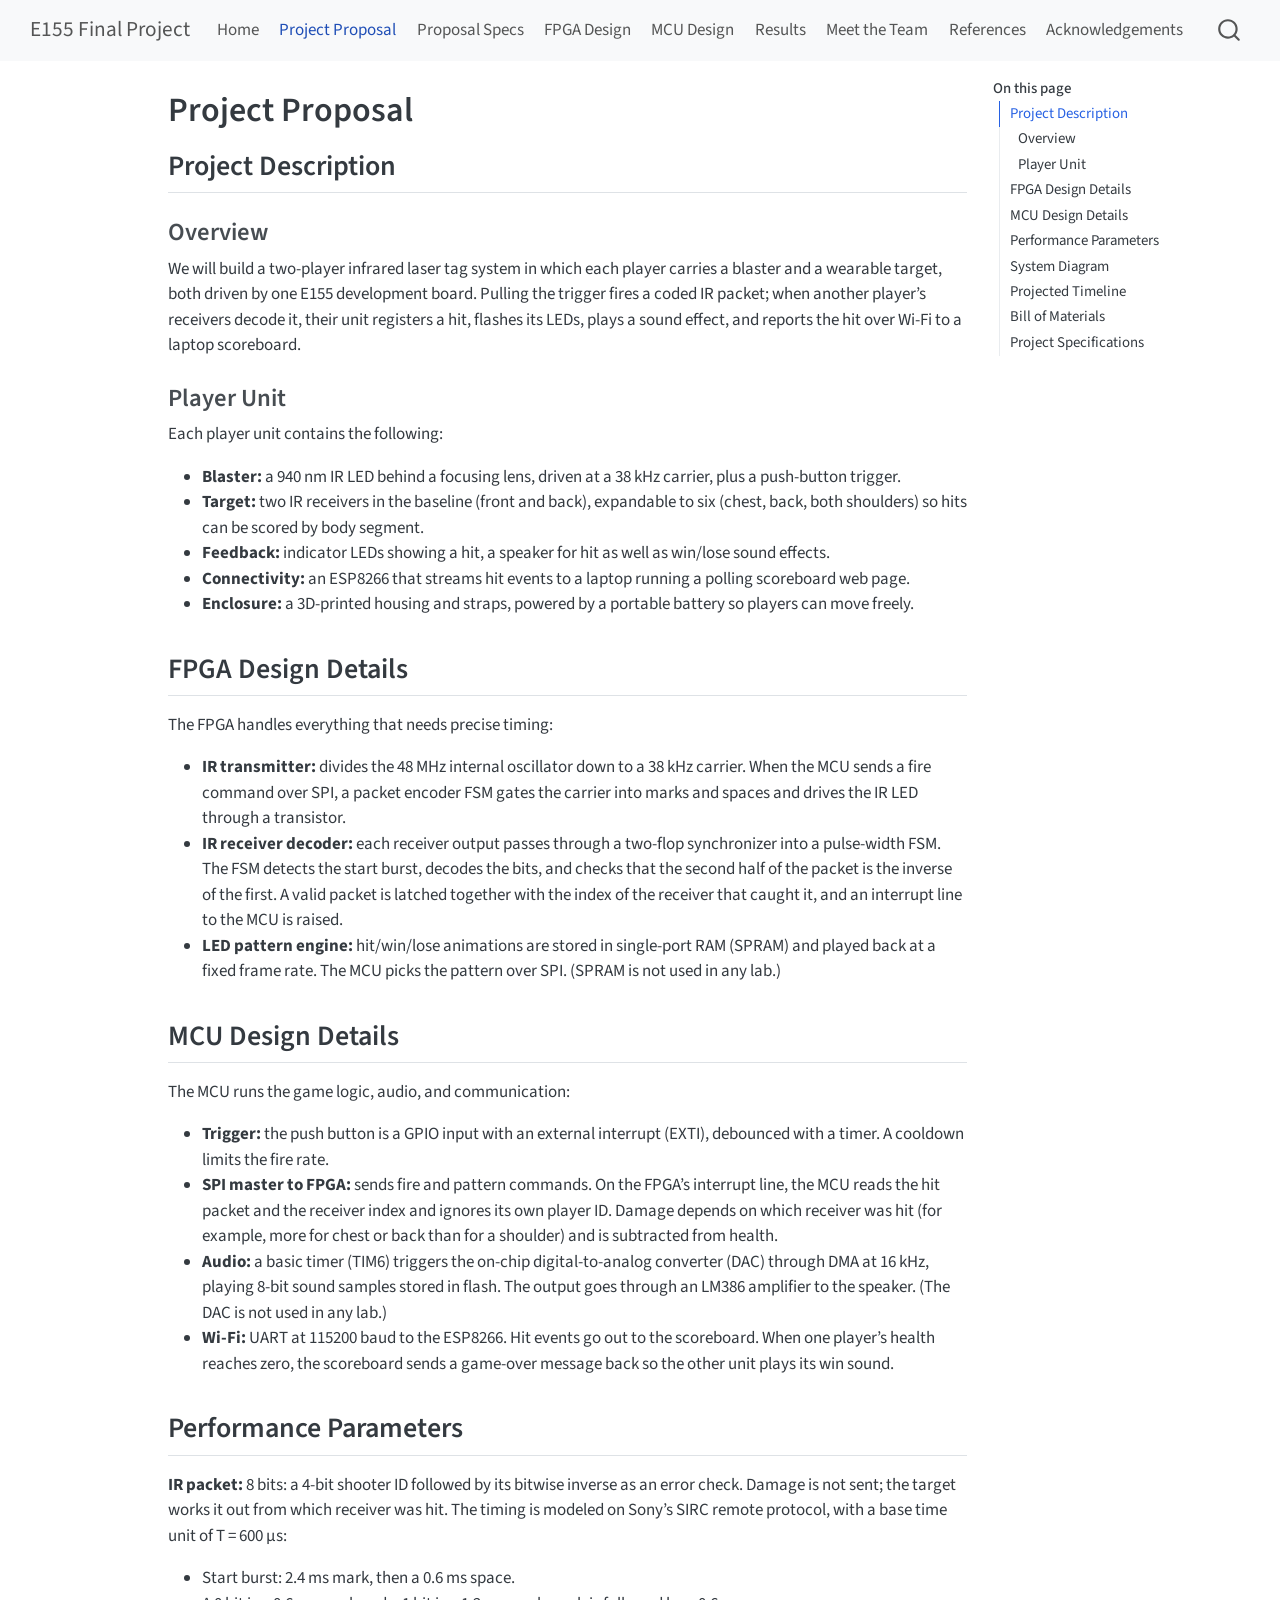
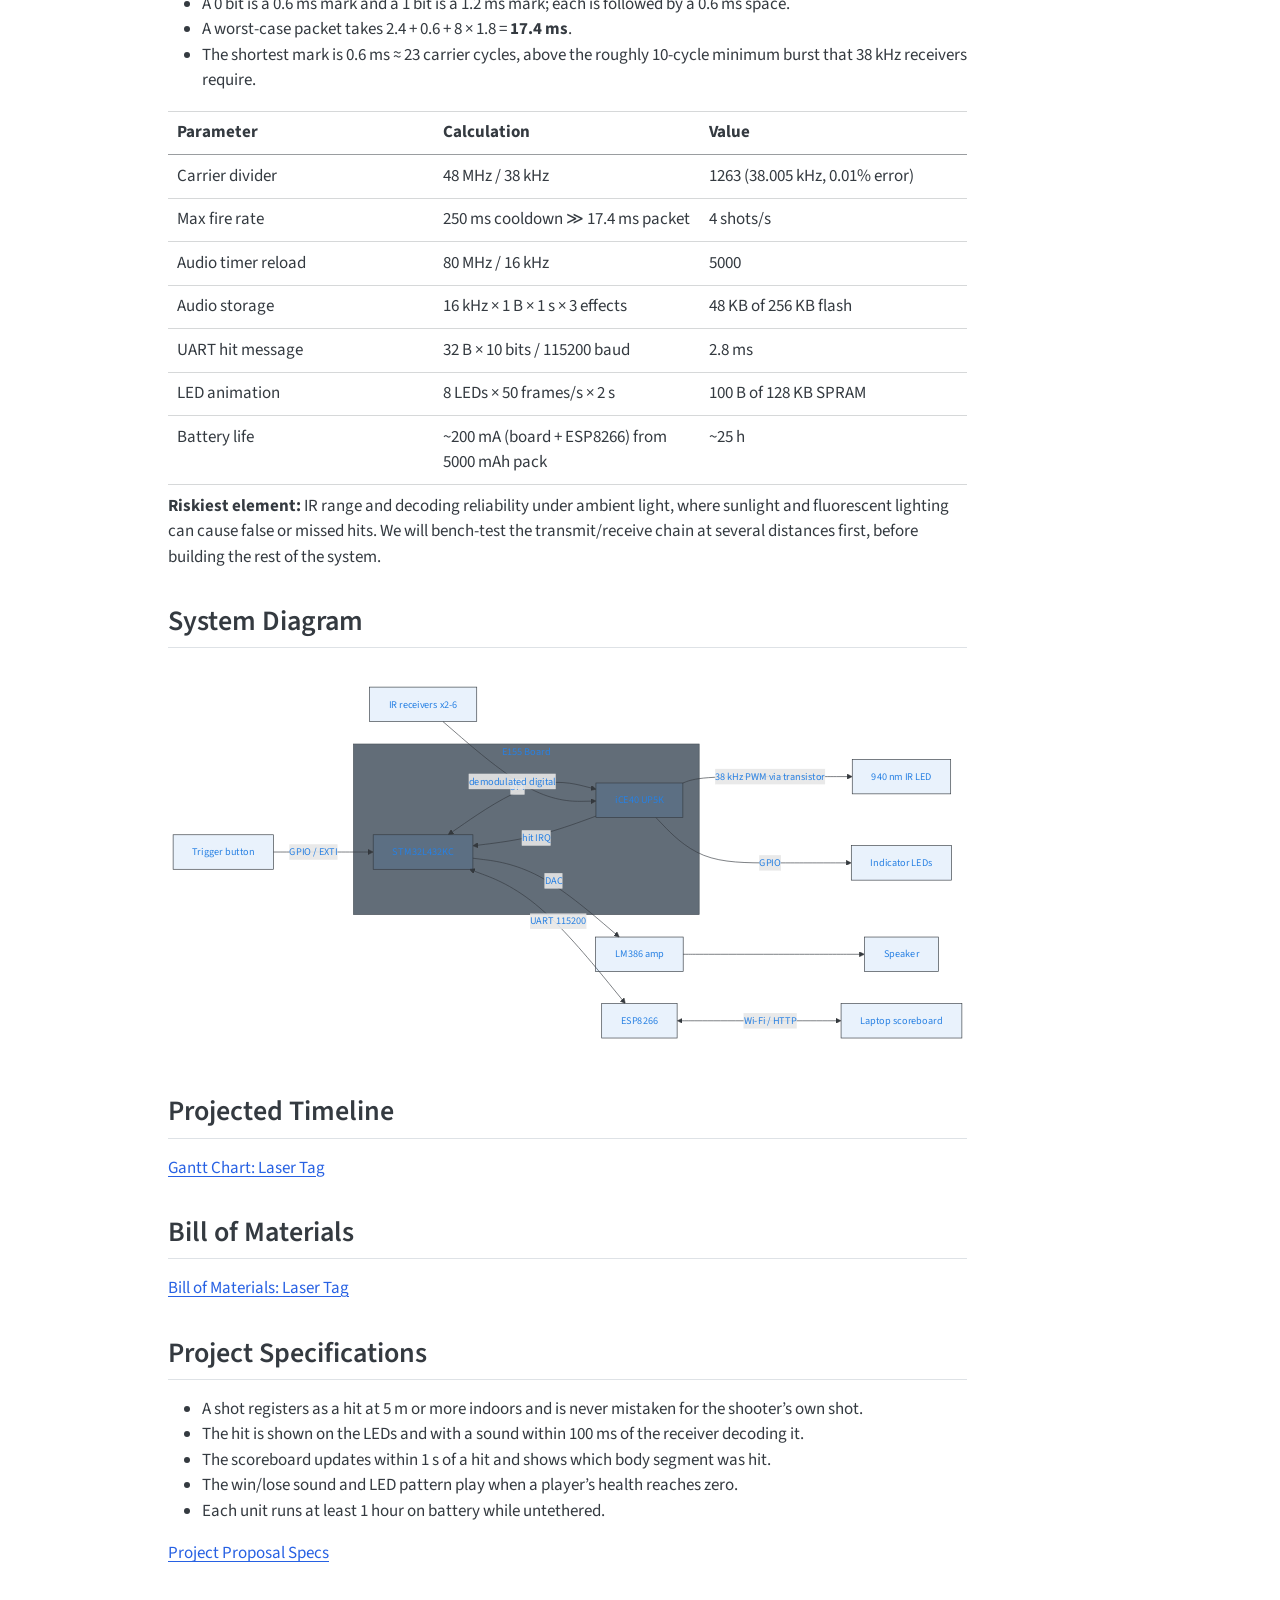
<file: proposal.html>
<!DOCTYPE html>
<html xmlns="http://www.w3.org/1999/xhtml" lang="en" xml:lang="en"><head>

<meta charset="utf-8">
<meta name="generator" content="quarto-1.11.9">

<meta name="viewport" content="width=device-width, initial-scale=1.0, user-scalable=yes">


<title>Project Proposal – E155 Final Project</title>
<style>
/* Default styles provided by pandoc.
** See https://pandoc.org/MANUAL.html#variables-for-html for config info.
*/
span.smallcaps{font-variant: small-caps;}
div.columns{display: flex; gap: 1.5em;}
div.column{flex: auto;}
@media screen {
div.columns{gap: min(4vw, 1.5em);}
div.column{overflow-x: auto;}
}
div.hanging-indent{margin-left: 1.5em; text-indent: -1.5em;}
ul.task-list{list-style: none;}
ul.task-list li input[type="checkbox"] {
  width: 0.8em;
  margin: 0 0.8em 0.2em -1em; /* quarto-specific, see https://github.com/quarto-dev/quarto-cli/issues/4556 */ 
  vertical-align: middle;
}
</style>


<script src="site_libs/quarto-nav/quarto-nav.js"></script>
<script src="site_libs/quarto-nav/headroom.min.js"></script>
<script src="site_libs/clipboard/clipboard.min.js"></script>
<script src="site_libs/quarto-search/autocomplete.umd.js"></script>
<script src="site_libs/quarto-search/fuse.min.js"></script>
<script src="site_libs/quarto-search/quarto-search.js"></script>
<meta name="quarto:offset" content="./">
<script src="site_libs/quarto-html/quarto.js" type="module"></script>
<script src="site_libs/quarto-html/tabsets/tabsets.js" type="module"></script>
<script src="site_libs/quarto-html/scrollable-regions/scrollable-regions.js" type="module"></script>
<script src="site_libs/quarto-html/popper.min.js"></script>
<script src="site_libs/quarto-html/tippy.umd.min.js"></script>
<script src="site_libs/quarto-html/anchor.min.js"></script>
<link href="site_libs/quarto-html/tippy.css" rel="stylesheet">
<link href="site_libs/quarto-html/quarto-syntax-highlighting-63b5708e65d6cd79cd7618c58d0c21e7.css" rel="stylesheet" id="quarto-text-highlighting-styles">
<script src="site_libs/bootstrap/bootstrap.min.js"></script>
<link href="site_libs/bootstrap/bootstrap-icons.css" rel="stylesheet">
<link href="site_libs/bootstrap/bootstrap-48eea8e06ff06eb442a2daacfce5ac08.min.css" rel="stylesheet" append-hash="true" id="quarto-bootstrap" data-mode="light">
<script id="quarto-search-options" type="application/json">{
  "location": "navbar",
  "copy-button": false,
  "collapse-after": 3,
  "panel-placement": "end",
  "type": "overlay",
  "limit": 50,
  "keyboard-shortcut": [
    "f",
    "/",
    "s"
  ],
  "show-item-context": false,
  "language": {
    "search-no-results-text": "No results",
    "search-matching-documents-text": "matching documents",
    "search-copy-link-title": "Copy link to search",
    "search-hide-matches-text": "Hide additional matches",
    "search-more-match-text": "more match in this document",
    "search-more-matches-text": "more matches in this document",
    "search-clear-button-title": "Clear",
    "search-text-placeholder": "",
    "search-detached-cancel-button-title": "Cancel",
    "search-submit-button-title": "Submit",
    "search-label": "Search"
  }
}</script>
<script src="site_libs/quarto-diagram/mermaid.min.js"></script>
<script src="site_libs/quarto-diagram/mermaid-init.js"></script>
<link href="site_libs/quarto-diagram/mermaid.css" rel="stylesheet">


<link rel="stylesheet" href="styles.css">
</head>

<body class="nav-fixed quarto-light"><a id="quarto-skip-link" class="visually-hidden-focusable" href="#quarto-document-content">Skip to main content</a>

<div id="quarto-search-results"></div>
  <header id="quarto-header" class="headroom fixed-top">
    <nav class="navbar navbar-expand-lg " data-bs-theme="dark" aria-label="Site">
      <div class="navbar-container container-fluid">
      <div class="navbar-brand-container mx-auto">
    <a class="navbar-brand" href="./index.html">
    <span class="navbar-title">E155 Final Project</span>
    </a>
  </div>
          <button class="navbar-toggler" type="button" data-bs-toggle="collapse" data-bs-target="#navbarCollapse" aria-controls="navbarCollapse" aria-expanded="false" aria-label="Toggle navigation" onclick="if (window.quartoToggleHeadroom) { window.quartoToggleHeadroom(); }">
  <span class="navbar-toggler-icon"></span>
</button>
          <div class="collapse navbar-collapse" id="navbarCollapse">
            <ul class="navbar-nav navbar-nav-scroll me-auto">
  <li class="nav-item">
    <a class="nav-link" href="./index.html"> 
<span class="menu-text">Home</span></a>
  </li>  
  <li class="nav-item">
    <a class="nav-link active" href="./proposal.html" aria-current="page"> 
<span class="menu-text">Project Proposal</span></a>
  </li>  
  <li class="nav-item">
    <a class="nav-link" href="./projectSpecs.html"> 
<span class="menu-text">Proposal Specs</span></a>
  </li>  
  <li class="nav-item">
    <a class="nav-link" href="./fpga.html"> 
<span class="menu-text">FPGA Design</span></a>
  </li>  
  <li class="nav-item">
    <a class="nav-link" href="./mcu.html"> 
<span class="menu-text">MCU Design</span></a>
  </li>  
  <li class="nav-item">
    <a class="nav-link" href="./results.html"> 
<span class="menu-text">Results</span></a>
  </li>  
  <li class="nav-item">
    <a class="nav-link" href="./team.html"> 
<span class="menu-text">Meet the Team</span></a>
  </li>  
  <li class="nav-item">
    <a class="nav-link" href="./references.html"> 
<span class="menu-text">References</span></a>
  </li>  
  <li class="nav-item">
    <a class="nav-link" href="./acknowledgements.html"> 
<span class="menu-text">Acknowledgements</span></a>
  </li>  
</ul>
          </div> <!-- /navcollapse -->
            <div class="quarto-navbar-tools">
</div>
            <div id="quarto-search" class="" title="Search"></div>
      </div> <!-- /container-fluid -->
    </nav>
</header>
<!-- content -->
<div id="quarto-content" class="quarto-container page-columns page-rows-contents page-layout-article page-navbar">
<!-- sidebar -->
<!-- margin-sidebar -->
    <div id="quarto-margin-sidebar" class="sidebar margin-sidebar">
        <nav id="TOC" role="doc-toc" aria-labelledby="toc-title" class="toc-active">
    <h2 id="toc-title">On this page</h2>
   
  <ul>
  <li><a href="#project-description" id="toc-project-description" class="nav-link active" data-scroll-target="#project-description">Project Description</a>
  <ul class="collapse">
  <li><a href="#overview" id="toc-overview" class="nav-link" data-scroll-target="#overview">Overview</a></li>
  <li><a href="#player-unit" id="toc-player-unit" class="nav-link" data-scroll-target="#player-unit">Player Unit</a></li>
  </ul></li>
  <li><a href="#fpga-design-details" id="toc-fpga-design-details" class="nav-link" data-scroll-target="#fpga-design-details">FPGA Design Details</a></li>
  <li><a href="#mcu-design-details" id="toc-mcu-design-details" class="nav-link" data-scroll-target="#mcu-design-details">MCU Design Details</a></li>
  <li><a href="#performance-parameters" id="toc-performance-parameters" class="nav-link" data-scroll-target="#performance-parameters">Performance Parameters</a></li>
  <li><a href="#system-diagram" id="toc-system-diagram" class="nav-link" data-scroll-target="#system-diagram">System Diagram</a></li>
  <li><a href="#projected-timeline" id="toc-projected-timeline" class="nav-link" data-scroll-target="#projected-timeline">Projected Timeline</a></li>
  <li><a href="#bill-of-materials" id="toc-bill-of-materials" class="nav-link" data-scroll-target="#bill-of-materials">Bill of Materials</a></li>
  <li><a href="#project-specifications" id="toc-project-specifications" class="nav-link" data-scroll-target="#project-specifications">Project Specifications</a></li>
  </ul>
</nav>
    </div>
<!-- main -->
<main class="content" id="quarto-document-content" tabindex="-1">

<header id="title-block-header" class="quarto-title-block default">
<div class="quarto-title">
<h1 class="title">Project Proposal</h1>
</div>



<div class="quarto-title-meta">

    
  
    
  </div>
  


</header>


<section id="project-description" class="level2">
<h2 class="anchored" data-anchor-id="project-description">Project Description</h2>
<section id="overview" class="level3">
<h3 class="anchored" data-anchor-id="overview">Overview</h3>
<p>We will build a two-player infrared laser tag system in which each player carries a blaster and a wearable target, both driven by one E155 development board. Pulling the trigger fires a coded IR packet; when another player’s receivers decode it, their unit registers a hit, flashes its LEDs, plays a sound effect, and reports the hit over Wi-Fi to a laptop scoreboard.</p>
</section>
<section id="player-unit" class="level3">
<h3 class="anchored" data-anchor-id="player-unit">Player Unit</h3>
<p>Each player unit contains the following:</p>
<ul>
<li><strong>Blaster:</strong> a 940 nm IR LED behind a focusing lens, driven at a 38 kHz carrier, plus a push-button trigger.</li>
<li><strong>Target:</strong> two IR receivers in the baseline (front and back), expandable to six (chest, back, both shoulders) so hits can be scored by body segment.</li>
<li><strong>Feedback:</strong> indicator LEDs showing a hit, a speaker for hit as well as win/lose sound effects.</li>
<li><strong>Connectivity:</strong> an ESP8266 that streams hit events to a laptop running a polling scoreboard web page.</li>
<li><strong>Enclosure:</strong> a 3D-printed housing and straps, powered by a portable battery so players can move freely.</li>
</ul>
</section>
</section>
<section id="fpga-design-details" class="level2">
<h2 class="anchored" data-anchor-id="fpga-design-details">FPGA Design Details</h2>
<p>The FPGA handles everything that needs precise timing:</p>
<ul>
<li><strong>IR transmitter:</strong> divides the 48 MHz internal oscillator down to a 38 kHz carrier. When the MCU sends a fire command over SPI, a packet encoder FSM gates the carrier into marks and spaces and drives the IR LED through a transistor.</li>
<li><strong>IR receiver decoder:</strong> each receiver output passes through a two-flop synchronizer into a pulse-width FSM. The FSM detects the start burst, decodes the bits, and checks that the second half of the packet is the inverse of the first. A valid packet is latched together with the index of the receiver that caught it, and an interrupt line to the MCU is raised.</li>
<li><strong>LED pattern engine:</strong> hit/win/lose animations are stored in single-port RAM (SPRAM) and played back at a fixed frame rate. The MCU picks the pattern over SPI. (SPRAM is not used in any lab.)</li>
</ul>
</section>
<section id="mcu-design-details" class="level2">
<h2 class="anchored" data-anchor-id="mcu-design-details">MCU Design Details</h2>
<p>The MCU runs the game logic, audio, and communication:</p>
<ul>
<li><strong>Trigger:</strong> the push button is a GPIO input with an external interrupt (EXTI), debounced with a timer. A cooldown limits the fire rate.</li>
<li><strong>SPI master to FPGA:</strong> sends fire and pattern commands. On the FPGA’s interrupt line, the MCU reads the hit packet and the receiver index and ignores its own player ID. Damage depends on which receiver was hit (for example, more for chest or back than for a shoulder) and is subtracted from health.</li>
<li><strong>Audio:</strong> a basic timer (TIM6) triggers the on-chip digital-to-analog converter (DAC) through DMA at 16 kHz, playing 8-bit sound samples stored in flash. The output goes through an LM386 amplifier to the speaker. (The DAC is not used in any lab.)</li>
<li><strong>Wi-Fi:</strong> UART at 115200 baud to the ESP8266. Hit events go out to the scoreboard. When one player’s health reaches zero, the scoreboard sends a game-over message back so the other unit plays its win sound.</li>
</ul>
</section>
<section id="performance-parameters" class="level2">
<h2 class="anchored" data-anchor-id="performance-parameters">Performance Parameters</h2>
<p><strong>IR packet:</strong> 8 bits: a 4-bit shooter ID followed by its bitwise inverse as an error check. Damage is not sent; the target works it out from which receiver was hit. The timing is modeled on Sony’s SIRC remote protocol, with a base time unit of T = 600 µs:</p>
<ul>
<li>Start burst: 2.4 ms mark, then a 0.6 ms space.</li>
<li>A 0 bit is a 0.6 ms mark and a 1 bit is a 1.2 ms mark; each is followed by a 0.6 ms space.</li>
<li>A worst-case packet takes 2.4 + 0.6 + 8 × 1.8 = <strong>17.4 ms</strong>.</li>
<li>The shortest mark is 0.6 ms ≈ 23 carrier cycles, above the roughly 10-cycle minimum burst that 38 kHz receivers require.</li>
</ul>
<table class="caption-top table">
<colgroup>
<col style="width: 33%">
<col style="width: 33%">
<col style="width: 33%">
</colgroup>
<thead>
<tr class="header">
<th>Parameter</th>
<th>Calculation</th>
<th>Value</th>
</tr>
</thead>
<tbody>
<tr class="odd">
<td>Carrier divider</td>
<td>48 MHz / 38 kHz</td>
<td>1263 (38.005 kHz, 0.01% error)</td>
</tr>
<tr class="even">
<td>Max fire rate</td>
<td>250 ms cooldown ≫ 17.4 ms packet</td>
<td>4 shots/s</td>
</tr>
<tr class="odd">
<td>Audio timer reload</td>
<td>80 MHz / 16 kHz</td>
<td>5000</td>
</tr>
<tr class="even">
<td>Audio storage</td>
<td>16 kHz × 1 B × 1 s × 3 effects</td>
<td>48 KB of 256 KB flash</td>
</tr>
<tr class="odd">
<td>UART hit message</td>
<td>32 B × 10 bits / 115200 baud</td>
<td>2.8 ms</td>
</tr>
<tr class="even">
<td>LED animation</td>
<td>8 LEDs × 50 frames/s × 2 s</td>
<td>100 B of 128 KB SPRAM</td>
</tr>
<tr class="odd">
<td>Battery life</td>
<td>~200 mA (board + ESP8266) from 5000 mAh pack</td>
<td>~25 h</td>
</tr>
</tbody>
</table>
<p><strong>Riskiest element:</strong> IR range and decoding reliability under ambient light, where sunlight and fluorescent lighting can cause false or missed hits. We will bench-test the transmit/receive chain at several distances first, before building the rest of the system.</p>
</section>
<section id="system-diagram" class="level2">
<h2 class="anchored" data-anchor-id="system-diagram">System Diagram</h2>
<div class="cell" data-layout-align="default">
<div class="cell-output-display">
<div>
<p></p><figure class="figure"><p></p>
<div>

<pre class="mermaid mermaid-js">flowchart LR
  BTN[Trigger button] --&gt;|GPIO / EXTI| MCU
  subgraph Board[E155 Board]
    MCU[STM32L432KC]
    FPGA[iCE40 UP5K]
    MCU &lt;--&gt;|SPI| FPGA
    FPGA --&gt;|hit IRQ| MCU
  end
  FPGA --&gt;|38 kHz PWM via transistor| IRLED[940 nm IR LED]
  RX[IR receivers x2-6] --&gt;|demodulated digital| FPGA
  FPGA --&gt;|GPIO| LEDS[Indicator LEDs]
  MCU --&gt;|DAC| AMP[LM386 amp] --&gt; SPK[Speaker]
  MCU &lt;--&gt;|UART 115200| ESP[ESP8266]
  ESP &lt;--&gt;|Wi-Fi / HTTP| LAP[Laptop scoreboard]
</pre>
</div>
<p></p></figure><p></p>
</div>
</div>
</div>
</section>
<section id="projected-timeline" class="level2">
<h2 class="anchored" data-anchor-id="projected-timeline">Projected Timeline</h2>
<p><a href="https://docs.google.com/spreadsheets/d/1izK9cEvJVX8Aq6w6V2xY1D9rPVMowvxkRw2JgkVZEvs/edit?usp=sharing">Gantt Chart: Laser Tag</a></p>
</section>
<section id="bill-of-materials" class="level2">
<h2 class="anchored" data-anchor-id="bill-of-materials">Bill of Materials</h2>
<p><a href="https://docs.google.com/spreadsheets/d/13bRpZxdt_8ipOBhQL8Q-iVgm8mFkh8kO3NTixoq8EJ8/edit?usp=sharing">Bill of Materials: Laser Tag</a></p>
</section>
<section id="project-specifications" class="level2">
<h2 class="anchored" data-anchor-id="project-specifications">Project Specifications</h2>
<ul>
<li>A shot registers as a hit at 5 m or more indoors and is never mistaken for the shooter’s own shot.</li>
<li>The hit is shown on the LEDs and with a sound within 100 ms of the receiver decoding it.</li>
<li>The scoreboard updates within 1 s of a hit and shows which body segment was hit.</li>
<li>The win/lose sound and LED pattern play when a player’s health reaches zero.</li>
<li>Each unit runs at least 1 hour on battery while untethered.</li>
</ul>
<p><a href="./projectSpecs.html" target="_blank">Project Proposal Specs</a></p>


</section>

</main> <!-- /main -->
<script id="quarto-html-after-body" type="application/javascript">
  window.document.addEventListener("DOMContentLoaded", function (event) {
    const icon = "";
    const anchorJS = new window.AnchorJS();
    anchorJS.options = {
      placement: 'right',
      icon: icon
    };
    anchorJS.add('.anchored');
    const isCodeAnnotation = (el) => {
      for (const clz of el.classList) {
        if (clz.startsWith('code-annotation-')) {                     
          return true;
        }
      }
      return false;
    }
    const onCopySuccess = function(e) {
      // button target
      const button = e.trigger;
      // don't keep focus
      button.blur();
      // flash "checked"
      button.classList.add('code-copy-button-checked');
      var currentTitle = button.getAttribute("title");
      button.setAttribute("title", "Copied!");
      let tooltip;
      if (window.bootstrap) {
        button.setAttribute("data-bs-toggle", "tooltip");
        button.setAttribute("data-bs-placement", "left");
        button.setAttribute("data-bs-title", "Copied!");
        tooltip = new bootstrap.Tooltip(button, 
          { trigger: "manual", 
            customClass: "code-copy-button-tooltip",
            offset: [0, -8]});
        tooltip.show();    
      }
      setTimeout(function() {
        if (tooltip) {
          tooltip.hide();
          button.removeAttribute("data-bs-title");
          button.removeAttribute("data-bs-toggle");
          button.removeAttribute("data-bs-placement");
        }
        button.setAttribute("title", currentTitle);
        button.classList.remove('code-copy-button-checked');
      }, 1000);
      // clear code selection
      e.clearSelection();
    }
    const getTextToCopy = function(trigger) {
      const outerScaffold = trigger.parentElement.cloneNode(true);
      const codeEl = outerScaffold.querySelector('code');
      for (const childEl of codeEl.children) {
        if (isCodeAnnotation(childEl)) {
          childEl.remove();
        }
      }
      return codeEl.innerText;
    }
    const clipboard = new window.ClipboardJS('.code-copy-button:not([data-in-quarto-modal])', {
      text: getTextToCopy
    });
    clipboard.on('success', onCopySuccess);
    if (window.document.getElementById('quarto-embedded-source-code-modal')) {
      const clipboardModal = new window.ClipboardJS('.code-copy-button[data-in-quarto-modal]', {
        text: getTextToCopy,
        container: window.document.getElementById('quarto-embedded-source-code-modal')
      });
      clipboardModal.on('success', onCopySuccess);
    }
      var localhostRegex = new RegExp(/^(?:http|https):\/\/localhost\:?[0-9]*\//);
      var mailtoRegex = new RegExp(/^mailto:/);
        var filterRegex = new RegExp("https:\/\/jgonzs\.github\.io\/Microprocessor-Tag\/");
      const newWindowLabel = "(opens in a new tab)";
      const newWindowNoteId = "quarto-ext-newwindow-label";
      // Links reference one hidden label through aria-describedby, so the
      // announcement never changes their accessible name.
      var describeNewWindow = (link) => {
        if (!window.document.getElementById(newWindowNoteId)) {
          var newWindowNote = window.document.createElement("span");
          newWindowNote.id = newWindowNoteId;
          newWindowNote.hidden = true;
          newWindowNote.textContent = newWindowLabel;
          window.document.body.appendChild(newWindowNote);
        }
        var describedBy = (link.getAttribute("aria-describedby") || "").split(/\s+/).filter(Boolean);
        if (!describedBy.includes(newWindowNoteId)) {
          describedBy.push(newWindowNoteId);
          link.setAttribute("aria-describedby", describedBy.join(" "));
        }
      }
      var isInternal = (href) => {
          return filterRegex.test(href) || localhostRegex.test(href) || mailtoRegex.test(href);
      }
      // Inspect non-navigation links and adorn them if external
      window.quartoDecorateExternalLinks = function (root) {
     var links = (root || window.document).querySelectorAll('a[href]:not(.nav-link):not(.navbar-brand):not(.toc-action):not(.sidebar-link):not(.sidebar-item-toggle):not(.pagination-link):not(.no-external):not([aria-hidden]):not(.dropdown-item):not(.quarto-navigation-tool):not(.about-link)');
      for (var i=0; i<links.length; i++) {
        const link = links[i];
        if (!isInternal(link.href)) {
          // undo the damage that might have been done by quarto-nav.js in the case of
          // links that we want to consider external
          if (link.dataset.originalHref !== undefined) {
            link.href = link.dataset.originalHref;
          }
            // target, if specified
            link.setAttribute("target", "_blank");
            if (link.getAttribute("rel") === null) {
              link.setAttribute("rel", "noopener");
            }
            describeNewWindow(link);
          if (!link.classList.contains('no-external-icon')) {
          }
        }
      }
      };
      window.quartoDecorateExternalLinks(window.document);
    // Esc closes the popup (WCAG 1.4.13) and focus leaving both trigger and
    // popup closes it (WCAG 2.4.11); tippy handles neither for interactive popups.
    const hideOnEscAndFocusOut = {
      name: 'hideOnEscAndFocusOut',
      defaultValue: true,
      fn(instance) {
        const dismiss = () => {
          // A show scheduled by the trigger delay would otherwise reopen it
          instance.clearDelayTimeouts();
          instance.hide();
        };
        const onKeyDown = (event) => {
          if (event.key !== 'Escape') {
            return;
          }
          // Keep Esc from also reaching page handlers (e.g. reveal.js overview),
          // except an open reveal.js slide menu, which Esc should close too.
          // The menu handles keys only when its keyboard option is on.
          const menuHandlesEsc = window.Reveal?.getPlugin?.('menu')?.isOpen() &&
            window.Reveal.getConfig().menu?.keyboard !== false;
          if (!menuHandlesEsc) {
            event.stopPropagation();
          }
          if (instance.popper.contains(window.document.activeElement)) {
            // Disabled while refocusing so the focus trigger does not reopen it
            instance.disable();
            instance.reference.focus();
            instance.enable();
          }
          dismiss();
        };
        const onFocusOut = (event) => {
          const target = event.relatedTarget;
          if (target && !instance.reference.contains(target) &&
              !instance.popper.contains(target)) {
            dismiss();
          }
        };
        // On the trigger too: a click trigger (code-annotations: select) has no
        // blur handling. Attached for the instance's lifetime so leaving the
        // trigger also cancels a show still pending on the trigger delay.
        instance.reference.addEventListener('focusout', onFocusOut);
        return {
          onShow() {
            window.document.addEventListener('keydown', onKeyDown, true);
            instance.popper.addEventListener('focusout', onFocusOut);
          },
          onHide() {
            window.document.removeEventListener('keydown', onKeyDown, true);
            instance.popper.removeEventListener('focusout', onFocusOut);
          },
          onDestroy() {
            instance.reference.removeEventListener('focusout', onFocusOut);
          },
        };
      },
    };
    function tippyHover(el, contentFn, onTriggerFn, onUntriggerFn) {
      const config = {
        allowHTML: true,
        maxWidth: 500,
        delay: 100,
        arrow: false,
        appendTo: function(el) {
            return el.parentElement;
        },
        interactive: true,
        interactiveBorder: 10,
        theme: 'quarto',
        placement: 'bottom-start',
        plugins: [hideOnEscAndFocusOut],
      };
      if (contentFn) {
        config.content = contentFn;
      }
      if (onTriggerFn) {
        config.onTrigger = onTriggerFn;
      }
      if (onUntriggerFn) {
        config.onUntrigger = onUntriggerFn;
      }
      window.tippy(el, config); 
    }
    const noterefs = window.document.querySelectorAll('a[role="doc-noteref"]');
    for (var i=0; i<noterefs.length; i++) {
      const ref = noterefs[i];
      tippyHover(ref, function() {
        // use id or data attribute instead here
        let href = ref.getAttribute('data-footnote-href') || ref.getAttribute('href');
        try { href = new URL(href).hash; } catch {}
        const id = href.replace(/^#\/?/, "");
        const note = window.document.getElementById(id);
        if (note) {
          return note.innerHTML;
        } else {
          return "";
        }
      });
    }
    const xrefs = window.document.querySelectorAll('a.quarto-xref');
    const processXRef = (id, note) => {
      // Strip column container classes
      const stripColumnClz = (el) => {
        el.classList.remove("page-full", "page-columns");
        if (el.children) {
          for (const child of el.children) {
            stripColumnClz(child);
          }
        }
      }
      stripColumnClz(note)
      if (id === null || id.startsWith('sec-')) {
        // Special case sections, only their first couple elements
        const container = document.createElement("div");
        if (note.children && note.children.length > 2) {
          container.appendChild(note.children[0].cloneNode(true));
          for (let i = 1; i < note.children.length; i++) {
            const child = note.children[i];
            if (child.tagName === "P" && child.innerText === "") {
              continue;
            } else {
              container.appendChild(child.cloneNode(true));
              break;
            }
          }
          if (window.Quarto?.typesetMath) {
            window.Quarto.typesetMath(container);
          }
          return container.innerHTML
        } else {
          if (window.Quarto?.typesetMath) {
            window.Quarto.typesetMath(note);
          }
          return note.innerHTML;
        }
      } else {
        // Remove any anchor links if they are present
        const anchorLink = note.querySelector('a.anchorjs-link');
        if (anchorLink) {
          anchorLink.remove();
        }
        if (window.Quarto?.typesetMath) {
          window.Quarto.typesetMath(note);
        }
        if (note.classList.contains("callout")) {
          return note.outerHTML;
        } else {
          return note.innerHTML;
        }
      }
    }
    for (var i=0; i<xrefs.length; i++) {
      const xref = xrefs[i];
      tippyHover(xref, undefined, function(instance) {
        instance.disable();
        let url = xref.getAttribute('href');
        let hash = undefined; 
        if (url.startsWith('#')) {
          hash = url;
        } else {
          try { hash = new URL(url).hash; } catch {}
        }
        if (hash) {
          const id = hash.replace(/^#\/?/, "");
          const note = window.document.getElementById(id);
          if (note !== null) {
            try {
              const html = processXRef(id, note.cloneNode(true));
              instance.setContent(html);
            } finally {
              instance.enable();
              instance.show();
            }
          } else {
            // See if we can fetch this
            fetch(url.split('#')[0])
            .then(res => res.text())
            .then(html => {
              const parser = new DOMParser();
              const htmlDoc = parser.parseFromString(html, "text/html");
              const note = htmlDoc.getElementById(id);
              if (note !== null) {
                const html = processXRef(id, note);
                instance.setContent(html);
              } 
            }).finally(() => {
              instance.enable();
              instance.show();
            });
          }
        } else {
          // See if we can fetch a full url (with no hash to target)
          // This is a special case and we should probably do some content thinning / targeting
          fetch(url)
          .then(res => res.text())
          .then(html => {
            const parser = new DOMParser();
            const htmlDoc = parser.parseFromString(html, "text/html");
            const note = htmlDoc.querySelector('main.content');
            if (note !== null) {
              // This should only happen for chapter cross references
              // (since there is no id in the URL)
              // remove the first header
              if (note.children.length > 0 && note.children[0].tagName === "HEADER") {
                note.children[0].remove();
              }
              const html = processXRef(null, note);
              instance.setContent(html);
            } 
          }).finally(() => {
            instance.enable();
            instance.show();
          });
        }
      }, function(instance) {
      });
    }
        let selectedAnnoteEl;
        const selectorForAnnotation = ( cell, annotation) => {
          let cellAttr = 'data-code-cell="' + cell + '"';
          let lineAttr = 'data-code-annotation="' +  annotation + '"';
          const selector = 'span[' + cellAttr + '][' + lineAttr + ']';
          return selector;
        }
        const selectCodeLines = (annoteEl) => {
          const doc = window.document;
          const targetCell = annoteEl.getAttribute("data-target-cell");
          const targetAnnotation = annoteEl.getAttribute("data-target-annotation");
          const annoteSpan = window.document.querySelector(selectorForAnnotation(targetCell, targetAnnotation));
          const lines = annoteSpan.getAttribute("data-code-lines").split(",");
          const lineIds = lines.map((line) => {
            return targetCell + "-" + line;
          })
          // Each band is positioned against its own containing block, which is
          // not the offsetParent of the lines, so place it from client rects.
          const placeBand = (band, firstEl, lastEl, codeBlock) => {
            const container = band.offsetParent;
            if (container === null) {
              return;
            }
            const containerRect = container.getBoundingClientRect();
            // Reveal.js scales slides with a transform, so convert client
            // pixels back to the CSS pixels of the container.
            const scale = containerRect.height / container.offsetHeight || 1;
            const firstRect = firstEl.getBoundingClientRect();
            const lastRect = lastEl.getBoundingClientRect();
            const top = (firstRect.top - containerRect.top) / scale - container.clientTop + container.scrollTop;
            const height = (lastRect.bottom - firstRect.top) / scale;
            band.style.top = top - 2 + "px";
            band.style.height = height + 4 + "px";
            if (codeBlock) {
              // Without the copy button wrapper, the containing block is wider
              // than the code block, so span the code block explicitly.
              const blockRect = codeBlock.getBoundingClientRect();
              band.style.left = (blockRect.left - containerRect.left) / scale - container.clientLeft + container.scrollLeft + "px";
              band.style.width = blockRect.width / scale + "px";
            }
          };
          if (lineIds.length > 0) {
            const el = window.document.getElementById(lineIds[0]);
            const lastEl = window.document.getElementById(lineIds[lineIds.length - 1]);
            const parent = el.parentElement.parentElement;
            // cook up a div (if necessary) and position it
            let div = window.document.getElementById("code-annotation-line-highlight");
            if (div === null) {
              div = window.document.createElement("div");
              div.setAttribute("id", "code-annotation-line-highlight");
              div.style.position = 'absolute';
              parent.appendChild(div);
            }
            placeBand(div, el, lastEl, parent.closest("div.sourceCode") || parent);
            let gutterDiv = window.document.getElementById("code-annotation-line-highlight-gutter");
            if (gutterDiv === null) {
              gutterDiv = window.document.createElement("div");
              gutterDiv.setAttribute("id", "code-annotation-line-highlight-gutter");
              gutterDiv.style.position = 'absolute';
              const codeCell = window.document.getElementById(targetCell);
              const gutter = codeCell.querySelector('.code-annotation-gutter');
              gutter.appendChild(gutterDiv);
            }
            placeBand(gutterDiv, el, lastEl);
            selectedAnnoteEl = annoteEl;
          }
        };
        const unselectCodeLines = () => {
          const elementsIds = ["code-annotation-line-highlight", "code-annotation-line-highlight-gutter"];
          elementsIds.forEach((elId) => {
            const div = window.document.getElementById(elId);
            if (div) {
              div.remove();
            }
          });
          selectedAnnoteEl = undefined;
        };
          // Handle positioning of the toggle
      window.addEventListener(
        "resize",
        throttle(() => {
          elRect = undefined;
          if (selectedAnnoteEl) {
            selectCodeLines(selectedAnnoteEl);
          }
        }, 10)
      );
      function throttle(fn, ms) {
      let throttle = false;
      let timer;
        return (...args) => {
          if(!throttle) { // first call gets through
              fn.apply(this, args);
              throttle = true;
          } else { // all the others get throttled
              if(timer) clearTimeout(timer); // cancel #2
              timer = setTimeout(() => {
                fn.apply(this, args);
                timer = throttle = false;
              }, ms);
          }
        };
      }
        // Attach click handler to the DT
        const annoteDls = window.document.querySelectorAll('dt[data-target-cell]');
        for (const annoteDlNode of annoteDls) {
          annoteDlNode.addEventListener('click', (event) => {
            const clickedEl = event.target;
            if (clickedEl !== selectedAnnoteEl) {
              unselectCodeLines();
              const activeEl = window.document.querySelector('dt[data-target-cell].code-annotation-active');
              if (activeEl) {
                activeEl.classList.remove('code-annotation-active');
              }
              selectCodeLines(clickedEl);
              clickedEl.classList.add('code-annotation-active');
            } else {
              // Unselect the line
              unselectCodeLines();
              clickedEl.classList.remove('code-annotation-active');
            }
          });
        }
    const findCites = (el) => {
      const parentEl = el.parentElement;
      if (parentEl) {
        const cites = parentEl.dataset.cites;
        if (cites) {
          return {
            el,
            cites: cites.split(' ')
          };
        } else {
          return findCites(el.parentElement)
        }
      } else {
        return undefined;
      }
    };
    var bibliorefs = window.document.querySelectorAll('a[role="doc-biblioref"]');
    for (var i=0; i<bibliorefs.length; i++) {
      const ref = bibliorefs[i];
      const citeInfo = findCites(ref);
      if (citeInfo) {
        tippyHover(citeInfo.el, function() {
          var popup = window.document.createElement('div');
          citeInfo.cites.forEach(function(cite) {
            var citeDiv = window.document.createElement('div');
            citeDiv.classList.add('hanging-indent');
            citeDiv.classList.add('csl-entry');
            var biblioDiv = window.document.getElementById('ref-' + cite);
            if (biblioDiv) {
              citeDiv.innerHTML = biblioDiv.innerHTML;
            }
            popup.appendChild(citeDiv);
          });
          return popup.innerHTML;
        });
      }
    }
  });
  </script>
  <script type="application/javascript">
  window.quartoScrollableRegionsLabels = {"code":"Scrollable code","output":"Scrollable output"};
  </script>
</div> <!-- /content -->




</body></html>
</file>
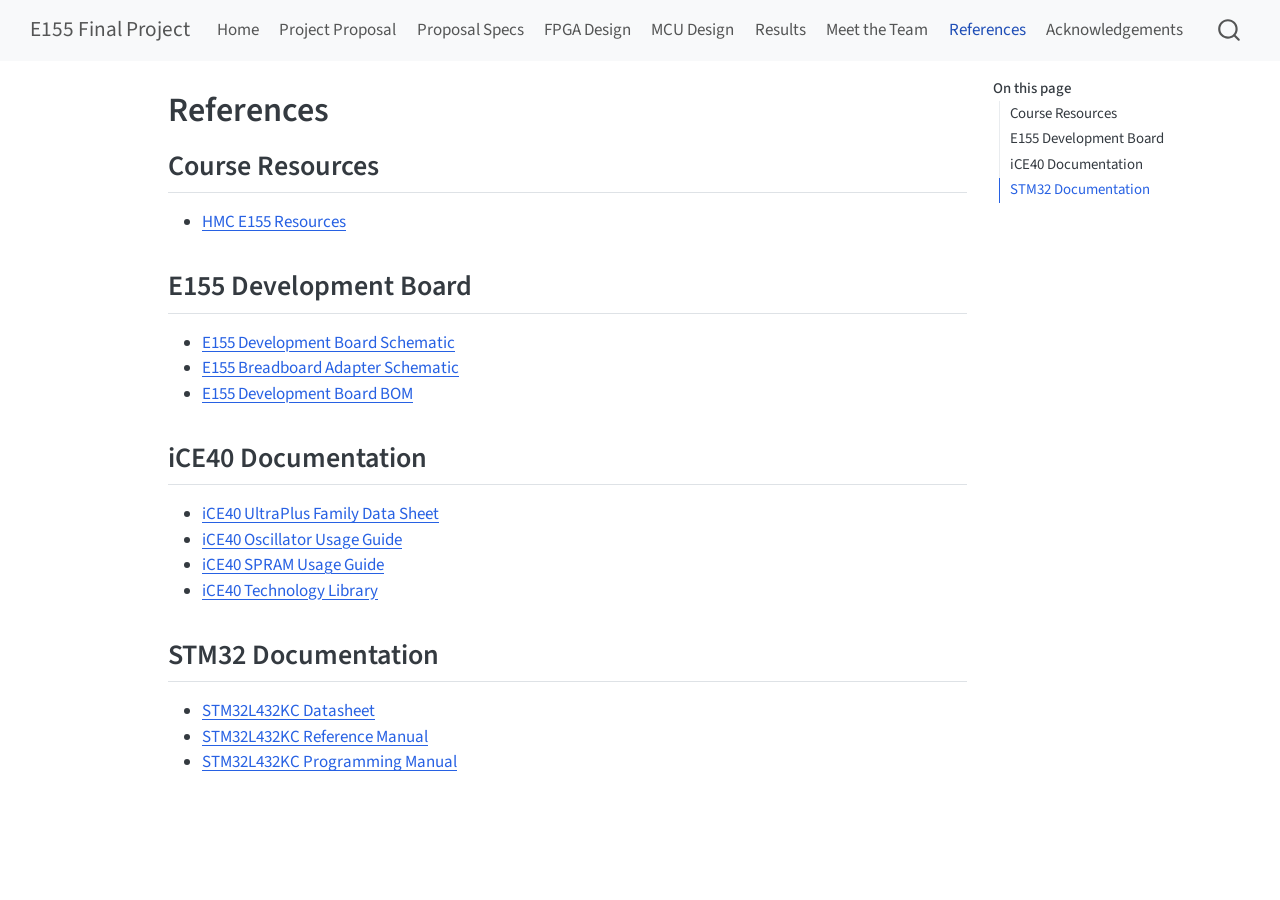
<file: references.html>
<!DOCTYPE html>
<html xmlns="http://www.w3.org/1999/xhtml" lang="en" xml:lang="en"><head>

<meta charset="utf-8">
<meta name="generator" content="quarto-1.11.9">

<meta name="viewport" content="width=device-width, initial-scale=1.0, user-scalable=yes">


<title>References – E155 Final Project</title>
<style>
/* Default styles provided by pandoc.
** See https://pandoc.org/MANUAL.html#variables-for-html for config info.
*/
span.smallcaps{font-variant: small-caps;}
div.columns{display: flex; gap: 1.5em;}
div.column{flex: auto;}
@media screen {
div.columns{gap: min(4vw, 1.5em);}
div.column{overflow-x: auto;}
}
div.hanging-indent{margin-left: 1.5em; text-indent: -1.5em;}
ul.task-list{list-style: none;}
ul.task-list li input[type="checkbox"] {
  width: 0.8em;
  margin: 0 0.8em 0.2em -1em; /* quarto-specific, see https://github.com/quarto-dev/quarto-cli/issues/4556 */ 
  vertical-align: middle;
}
</style>


<script src="site_libs/quarto-nav/quarto-nav.js"></script>
<script src="site_libs/quarto-nav/headroom.min.js"></script>
<script src="site_libs/clipboard/clipboard.min.js"></script>
<script src="site_libs/quarto-search/autocomplete.umd.js"></script>
<script src="site_libs/quarto-search/fuse.min.js"></script>
<script src="site_libs/quarto-search/quarto-search.js"></script>
<meta name="quarto:offset" content="./">
<script src="site_libs/quarto-html/quarto.js" type="module"></script>
<script src="site_libs/quarto-html/tabsets/tabsets.js" type="module"></script>
<script src="site_libs/quarto-html/scrollable-regions/scrollable-regions.js" type="module"></script>
<script src="site_libs/quarto-html/popper.min.js"></script>
<script src="site_libs/quarto-html/tippy.umd.min.js"></script>
<script src="site_libs/quarto-html/anchor.min.js"></script>
<link href="site_libs/quarto-html/tippy.css" rel="stylesheet">
<link href="site_libs/quarto-html/quarto-syntax-highlighting-63b5708e65d6cd79cd7618c58d0c21e7.css" rel="stylesheet" id="quarto-text-highlighting-styles">
<script src="site_libs/bootstrap/bootstrap.min.js"></script>
<link href="site_libs/bootstrap/bootstrap-icons.css" rel="stylesheet">
<link href="site_libs/bootstrap/bootstrap-48eea8e06ff06eb442a2daacfce5ac08.min.css" rel="stylesheet" append-hash="true" id="quarto-bootstrap" data-mode="light">
<script id="quarto-search-options" type="application/json">{
  "location": "navbar",
  "copy-button": false,
  "collapse-after": 3,
  "panel-placement": "end",
  "type": "overlay",
  "limit": 50,
  "keyboard-shortcut": [
    "f",
    "/",
    "s"
  ],
  "show-item-context": false,
  "language": {
    "search-no-results-text": "No results",
    "search-matching-documents-text": "matching documents",
    "search-copy-link-title": "Copy link to search",
    "search-hide-matches-text": "Hide additional matches",
    "search-more-match-text": "more match in this document",
    "search-more-matches-text": "more matches in this document",
    "search-clear-button-title": "Clear",
    "search-text-placeholder": "",
    "search-detached-cancel-button-title": "Cancel",
    "search-submit-button-title": "Submit",
    "search-label": "Search"
  }
}</script>


<link rel="stylesheet" href="styles.css">
</head>

<body class="nav-fixed quarto-light"><a id="quarto-skip-link" class="visually-hidden-focusable" href="#quarto-document-content">Skip to main content</a>

<div id="quarto-search-results"></div>
  <header id="quarto-header" class="headroom fixed-top">
    <nav class="navbar navbar-expand-lg " data-bs-theme="dark" aria-label="Site">
      <div class="navbar-container container-fluid">
      <div class="navbar-brand-container mx-auto">
    <a class="navbar-brand" href="./index.html">
    <span class="navbar-title">E155 Final Project</span>
    </a>
  </div>
          <button class="navbar-toggler" type="button" data-bs-toggle="collapse" data-bs-target="#navbarCollapse" aria-controls="navbarCollapse" aria-expanded="false" aria-label="Toggle navigation" onclick="if (window.quartoToggleHeadroom) { window.quartoToggleHeadroom(); }">
  <span class="navbar-toggler-icon"></span>
</button>
          <div class="collapse navbar-collapse" id="navbarCollapse">
            <ul class="navbar-nav navbar-nav-scroll me-auto">
  <li class="nav-item">
    <a class="nav-link" href="./index.html"> 
<span class="menu-text">Home</span></a>
  </li>  
  <li class="nav-item">
    <a class="nav-link" href="./proposal.html"> 
<span class="menu-text">Project Proposal</span></a>
  </li>  
  <li class="nav-item">
    <a class="nav-link" href="./projectSpecs.html"> 
<span class="menu-text">Proposal Specs</span></a>
  </li>  
  <li class="nav-item">
    <a class="nav-link" href="./fpga.html"> 
<span class="menu-text">FPGA Design</span></a>
  </li>  
  <li class="nav-item">
    <a class="nav-link" href="./mcu.html"> 
<span class="menu-text">MCU Design</span></a>
  </li>  
  <li class="nav-item">
    <a class="nav-link" href="./results.html"> 
<span class="menu-text">Results</span></a>
  </li>  
  <li class="nav-item">
    <a class="nav-link" href="./team.html"> 
<span class="menu-text">Meet the Team</span></a>
  </li>  
  <li class="nav-item">
    <a class="nav-link active" href="./references.html" aria-current="page"> 
<span class="menu-text">References</span></a>
  </li>  
  <li class="nav-item">
    <a class="nav-link" href="./acknowledgements.html"> 
<span class="menu-text">Acknowledgements</span></a>
  </li>  
</ul>
          </div> <!-- /navcollapse -->
            <div class="quarto-navbar-tools">
</div>
            <div id="quarto-search" class="" title="Search"></div>
      </div> <!-- /container-fluid -->
    </nav>
</header>
<!-- content -->
<div id="quarto-content" class="quarto-container page-columns page-rows-contents page-layout-article page-navbar">
<!-- sidebar -->
<!-- margin-sidebar -->
    <div id="quarto-margin-sidebar" class="sidebar margin-sidebar">
        <nav id="TOC" role="doc-toc" aria-labelledby="toc-title" class="toc-active">
    <h2 id="toc-title">On this page</h2>
   
  <ul>
  <li><a href="#course-resources" id="toc-course-resources" class="nav-link active" data-scroll-target="#course-resources">Course Resources</a></li>
  <li><a href="#e155-development-board" id="toc-e155-development-board" class="nav-link" data-scroll-target="#e155-development-board">E155 Development Board</a></li>
  <li><a href="#ice40-documentation" id="toc-ice40-documentation" class="nav-link" data-scroll-target="#ice40-documentation">iCE40 Documentation</a></li>
  <li><a href="#stm32-documentation" id="toc-stm32-documentation" class="nav-link" data-scroll-target="#stm32-documentation">STM32 Documentation</a></li>
  </ul>
</nav>
    </div>
<!-- main -->
<main class="content" id="quarto-document-content" tabindex="-1">

<header id="title-block-header" class="quarto-title-block default">
<div class="quarto-title">
<h1 class="title">References</h1>
</div>



<div class="quarto-title-meta">

    
  
    
  </div>
  


</header>


<section id="course-resources" class="level2">
<h2 class="anchored" data-anchor-id="course-resources">Course Resources</h2>
<ul>
<li><a href="https://hmc-e155.github.io/resources/">HMC E155 Resources</a></li>
</ul>
</section>
<section id="e155-development-board" class="level2">
<h2 class="anchored" data-anchor-id="e155-development-board">E155 Development Board</h2>
<ul>
<li><a href="https://hmc-e155.github.io/assets/doc/E155%20Development%20Board%20Schematic.pdf">E155 Development Board Schematic</a></li>
<li><a href="https://hmc-e155.github.io/assets/doc/E155%20Breadboard%20Adapter%20Schematic.pdf">E155 Breadboard Adapter Schematic</a></li>
<li><a href="https://hmc-e155.github.io/assets/doc/E155_v4_Dev_Board_BOM.html">E155 Development Board BOM</a></li>
</ul>
</section>
<section id="ice40-documentation" class="level2">
<h2 class="anchored" data-anchor-id="ice40-documentation">iCE40 Documentation</h2>
<ul>
<li><a href="https://hmc-e155.github.io/assets/doc/FPGA-DS-02008-2-0-iCE40-UltraPlus-Family-Data-Sheet.pdf">iCE40 UltraPlus Family Data Sheet</a></li>
<li><a href="https://hmc-e155.github.io/assets/doc/FPGA-TN-02008-1-7-iCE40-Oscillator-Usage-Guide.pdf">iCE40 Oscillator Usage Guide</a></li>
<li><a href="https://hmc-e155.github.io/assets/doc/FPGA-TN-02022-1-3-iCE40-SPRAM-Usage-Guide.pdf">iCE40 SPRAM Usage Guide</a></li>
<li><a href="https://hmc-e155.github.io/assets/doc/FPGA-TN-02026-3-2-iCE40-Technology-Library.pdf">iCE40 Technology Library</a></li>
</ul>
</section>
<section id="stm32-documentation" class="level2">
<h2 class="anchored" data-anchor-id="stm32-documentation">STM32 Documentation</h2>
<ul>
<li><a href="https://hmc-e155.github.io/assets/doc/ds11451-stm32l432kc.pdf">STM32L432KC Datasheet</a></li>
<li><a href="https://hmc-e155.github.io/assets/doc/rm0394-stm32l41xxx42xxx43xxx44xxx45xxx46xxx-advanced-armbased-32bit-mcus-stmicroelectronics.pdf">STM32L432KC Reference Manual</a></li>
<li><a href="https://hmc-e155.github.io/assets/doc/pm0214-stm32-cortexm4-mcus-and-mpus-programming-manual-stmicroelectronics.pdf">STM32L432KC Programming Manual</a></li>
</ul>


</section>

</main> <!-- /main -->
<script id="quarto-html-after-body" type="application/javascript">
  window.document.addEventListener("DOMContentLoaded", function (event) {
    const icon = "";
    const anchorJS = new window.AnchorJS();
    anchorJS.options = {
      placement: 'right',
      icon: icon
    };
    anchorJS.add('.anchored');
    const isCodeAnnotation = (el) => {
      for (const clz of el.classList) {
        if (clz.startsWith('code-annotation-')) {                     
          return true;
        }
      }
      return false;
    }
    const onCopySuccess = function(e) {
      // button target
      const button = e.trigger;
      // don't keep focus
      button.blur();
      // flash "checked"
      button.classList.add('code-copy-button-checked');
      var currentTitle = button.getAttribute("title");
      button.setAttribute("title", "Copied!");
      let tooltip;
      if (window.bootstrap) {
        button.setAttribute("data-bs-toggle", "tooltip");
        button.setAttribute("data-bs-placement", "left");
        button.setAttribute("data-bs-title", "Copied!");
        tooltip = new bootstrap.Tooltip(button, 
          { trigger: "manual", 
            customClass: "code-copy-button-tooltip",
            offset: [0, -8]});
        tooltip.show();    
      }
      setTimeout(function() {
        if (tooltip) {
          tooltip.hide();
          button.removeAttribute("data-bs-title");
          button.removeAttribute("data-bs-toggle");
          button.removeAttribute("data-bs-placement");
        }
        button.setAttribute("title", currentTitle);
        button.classList.remove('code-copy-button-checked');
      }, 1000);
      // clear code selection
      e.clearSelection();
    }
    const getTextToCopy = function(trigger) {
      const outerScaffold = trigger.parentElement.cloneNode(true);
      const codeEl = outerScaffold.querySelector('code');
      for (const childEl of codeEl.children) {
        if (isCodeAnnotation(childEl)) {
          childEl.remove();
        }
      }
      return codeEl.innerText;
    }
    const clipboard = new window.ClipboardJS('.code-copy-button:not([data-in-quarto-modal])', {
      text: getTextToCopy
    });
    clipboard.on('success', onCopySuccess);
    if (window.document.getElementById('quarto-embedded-source-code-modal')) {
      const clipboardModal = new window.ClipboardJS('.code-copy-button[data-in-quarto-modal]', {
        text: getTextToCopy,
        container: window.document.getElementById('quarto-embedded-source-code-modal')
      });
      clipboardModal.on('success', onCopySuccess);
    }
      var localhostRegex = new RegExp(/^(?:http|https):\/\/localhost\:?[0-9]*\//);
      var mailtoRegex = new RegExp(/^mailto:/);
        var filterRegex = new RegExp("https:\/\/jgonzs\.github\.io\/Microprocessor-Tag\/");
      const newWindowLabel = "(opens in a new tab)";
      const newWindowNoteId = "quarto-ext-newwindow-label";
      // Links reference one hidden label through aria-describedby, so the
      // announcement never changes their accessible name.
      var describeNewWindow = (link) => {
        if (!window.document.getElementById(newWindowNoteId)) {
          var newWindowNote = window.document.createElement("span");
          newWindowNote.id = newWindowNoteId;
          newWindowNote.hidden = true;
          newWindowNote.textContent = newWindowLabel;
          window.document.body.appendChild(newWindowNote);
        }
        var describedBy = (link.getAttribute("aria-describedby") || "").split(/\s+/).filter(Boolean);
        if (!describedBy.includes(newWindowNoteId)) {
          describedBy.push(newWindowNoteId);
          link.setAttribute("aria-describedby", describedBy.join(" "));
        }
      }
      var isInternal = (href) => {
          return filterRegex.test(href) || localhostRegex.test(href) || mailtoRegex.test(href);
      }
      // Inspect non-navigation links and adorn them if external
      window.quartoDecorateExternalLinks = function (root) {
     var links = (root || window.document).querySelectorAll('a[href]:not(.nav-link):not(.navbar-brand):not(.toc-action):not(.sidebar-link):not(.sidebar-item-toggle):not(.pagination-link):not(.no-external):not([aria-hidden]):not(.dropdown-item):not(.quarto-navigation-tool):not(.about-link)');
      for (var i=0; i<links.length; i++) {
        const link = links[i];
        if (!isInternal(link.href)) {
          // undo the damage that might have been done by quarto-nav.js in the case of
          // links that we want to consider external
          if (link.dataset.originalHref !== undefined) {
            link.href = link.dataset.originalHref;
          }
            // target, if specified
            link.setAttribute("target", "_blank");
            if (link.getAttribute("rel") === null) {
              link.setAttribute("rel", "noopener");
            }
            describeNewWindow(link);
          if (!link.classList.contains('no-external-icon')) {
          }
        }
      }
      };
      window.quartoDecorateExternalLinks(window.document);
    // Esc closes the popup (WCAG 1.4.13) and focus leaving both trigger and
    // popup closes it (WCAG 2.4.11); tippy handles neither for interactive popups.
    const hideOnEscAndFocusOut = {
      name: 'hideOnEscAndFocusOut',
      defaultValue: true,
      fn(instance) {
        const dismiss = () => {
          // A show scheduled by the trigger delay would otherwise reopen it
          instance.clearDelayTimeouts();
          instance.hide();
        };
        const onKeyDown = (event) => {
          if (event.key !== 'Escape') {
            return;
          }
          // Keep Esc from also reaching page handlers (e.g. reveal.js overview),
          // except an open reveal.js slide menu, which Esc should close too.
          // The menu handles keys only when its keyboard option is on.
          const menuHandlesEsc = window.Reveal?.getPlugin?.('menu')?.isOpen() &&
            window.Reveal.getConfig().menu?.keyboard !== false;
          if (!menuHandlesEsc) {
            event.stopPropagation();
          }
          if (instance.popper.contains(window.document.activeElement)) {
            // Disabled while refocusing so the focus trigger does not reopen it
            instance.disable();
            instance.reference.focus();
            instance.enable();
          }
          dismiss();
        };
        const onFocusOut = (event) => {
          const target = event.relatedTarget;
          if (target && !instance.reference.contains(target) &&
              !instance.popper.contains(target)) {
            dismiss();
          }
        };
        // On the trigger too: a click trigger (code-annotations: select) has no
        // blur handling. Attached for the instance's lifetime so leaving the
        // trigger also cancels a show still pending on the trigger delay.
        instance.reference.addEventListener('focusout', onFocusOut);
        return {
          onShow() {
            window.document.addEventListener('keydown', onKeyDown, true);
            instance.popper.addEventListener('focusout', onFocusOut);
          },
          onHide() {
            window.document.removeEventListener('keydown', onKeyDown, true);
            instance.popper.removeEventListener('focusout', onFocusOut);
          },
          onDestroy() {
            instance.reference.removeEventListener('focusout', onFocusOut);
          },
        };
      },
    };
    function tippyHover(el, contentFn, onTriggerFn, onUntriggerFn) {
      const config = {
        allowHTML: true,
        maxWidth: 500,
        delay: 100,
        arrow: false,
        appendTo: function(el) {
            return el.parentElement;
        },
        interactive: true,
        interactiveBorder: 10,
        theme: 'quarto',
        placement: 'bottom-start',
        plugins: [hideOnEscAndFocusOut],
      };
      if (contentFn) {
        config.content = contentFn;
      }
      if (onTriggerFn) {
        config.onTrigger = onTriggerFn;
      }
      if (onUntriggerFn) {
        config.onUntrigger = onUntriggerFn;
      }
      window.tippy(el, config); 
    }
    const noterefs = window.document.querySelectorAll('a[role="doc-noteref"]');
    for (var i=0; i<noterefs.length; i++) {
      const ref = noterefs[i];
      tippyHover(ref, function() {
        // use id or data attribute instead here
        let href = ref.getAttribute('data-footnote-href') || ref.getAttribute('href');
        try { href = new URL(href).hash; } catch {}
        const id = href.replace(/^#\/?/, "");
        const note = window.document.getElementById(id);
        if (note) {
          return note.innerHTML;
        } else {
          return "";
        }
      });
    }
    const xrefs = window.document.querySelectorAll('a.quarto-xref');
    const processXRef = (id, note) => {
      // Strip column container classes
      const stripColumnClz = (el) => {
        el.classList.remove("page-full", "page-columns");
        if (el.children) {
          for (const child of el.children) {
            stripColumnClz(child);
          }
        }
      }
      stripColumnClz(note)
      if (id === null || id.startsWith('sec-')) {
        // Special case sections, only their first couple elements
        const container = document.createElement("div");
        if (note.children && note.children.length > 2) {
          container.appendChild(note.children[0].cloneNode(true));
          for (let i = 1; i < note.children.length; i++) {
            const child = note.children[i];
            if (child.tagName === "P" && child.innerText === "") {
              continue;
            } else {
              container.appendChild(child.cloneNode(true));
              break;
            }
          }
          if (window.Quarto?.typesetMath) {
            window.Quarto.typesetMath(container);
          }
          return container.innerHTML
        } else {
          if (window.Quarto?.typesetMath) {
            window.Quarto.typesetMath(note);
          }
          return note.innerHTML;
        }
      } else {
        // Remove any anchor links if they are present
        const anchorLink = note.querySelector('a.anchorjs-link');
        if (anchorLink) {
          anchorLink.remove();
        }
        if (window.Quarto?.typesetMath) {
          window.Quarto.typesetMath(note);
        }
        if (note.classList.contains("callout")) {
          return note.outerHTML;
        } else {
          return note.innerHTML;
        }
      }
    }
    for (var i=0; i<xrefs.length; i++) {
      const xref = xrefs[i];
      tippyHover(xref, undefined, function(instance) {
        instance.disable();
        let url = xref.getAttribute('href');
        let hash = undefined; 
        if (url.startsWith('#')) {
          hash = url;
        } else {
          try { hash = new URL(url).hash; } catch {}
        }
        if (hash) {
          const id = hash.replace(/^#\/?/, "");
          const note = window.document.getElementById(id);
          if (note !== null) {
            try {
              const html = processXRef(id, note.cloneNode(true));
              instance.setContent(html);
            } finally {
              instance.enable();
              instance.show();
            }
          } else {
            // See if we can fetch this
            fetch(url.split('#')[0])
            .then(res => res.text())
            .then(html => {
              const parser = new DOMParser();
              const htmlDoc = parser.parseFromString(html, "text/html");
              const note = htmlDoc.getElementById(id);
              if (note !== null) {
                const html = processXRef(id, note);
                instance.setContent(html);
              } 
            }).finally(() => {
              instance.enable();
              instance.show();
            });
          }
        } else {
          // See if we can fetch a full url (with no hash to target)
          // This is a special case and we should probably do some content thinning / targeting
          fetch(url)
          .then(res => res.text())
          .then(html => {
            const parser = new DOMParser();
            const htmlDoc = parser.parseFromString(html, "text/html");
            const note = htmlDoc.querySelector('main.content');
            if (note !== null) {
              // This should only happen for chapter cross references
              // (since there is no id in the URL)
              // remove the first header
              if (note.children.length > 0 && note.children[0].tagName === "HEADER") {
                note.children[0].remove();
              }
              const html = processXRef(null, note);
              instance.setContent(html);
            } 
          }).finally(() => {
            instance.enable();
            instance.show();
          });
        }
      }, function(instance) {
      });
    }
        let selectedAnnoteEl;
        const selectorForAnnotation = ( cell, annotation) => {
          let cellAttr = 'data-code-cell="' + cell + '"';
          let lineAttr = 'data-code-annotation="' +  annotation + '"';
          const selector = 'span[' + cellAttr + '][' + lineAttr + ']';
          return selector;
        }
        const selectCodeLines = (annoteEl) => {
          const doc = window.document;
          const targetCell = annoteEl.getAttribute("data-target-cell");
          const targetAnnotation = annoteEl.getAttribute("data-target-annotation");
          const annoteSpan = window.document.querySelector(selectorForAnnotation(targetCell, targetAnnotation));
          const lines = annoteSpan.getAttribute("data-code-lines").split(",");
          const lineIds = lines.map((line) => {
            return targetCell + "-" + line;
          })
          // Each band is positioned against its own containing block, which is
          // not the offsetParent of the lines, so place it from client rects.
          const placeBand = (band, firstEl, lastEl, codeBlock) => {
            const container = band.offsetParent;
            if (container === null) {
              return;
            }
            const containerRect = container.getBoundingClientRect();
            // Reveal.js scales slides with a transform, so convert client
            // pixels back to the CSS pixels of the container.
            const scale = containerRect.height / container.offsetHeight || 1;
            const firstRect = firstEl.getBoundingClientRect();
            const lastRect = lastEl.getBoundingClientRect();
            const top = (firstRect.top - containerRect.top) / scale - container.clientTop + container.scrollTop;
            const height = (lastRect.bottom - firstRect.top) / scale;
            band.style.top = top - 2 + "px";
            band.style.height = height + 4 + "px";
            if (codeBlock) {
              // Without the copy button wrapper, the containing block is wider
              // than the code block, so span the code block explicitly.
              const blockRect = codeBlock.getBoundingClientRect();
              band.style.left = (blockRect.left - containerRect.left) / scale - container.clientLeft + container.scrollLeft + "px";
              band.style.width = blockRect.width / scale + "px";
            }
          };
          if (lineIds.length > 0) {
            const el = window.document.getElementById(lineIds[0]);
            const lastEl = window.document.getElementById(lineIds[lineIds.length - 1]);
            const parent = el.parentElement.parentElement;
            // cook up a div (if necessary) and position it
            let div = window.document.getElementById("code-annotation-line-highlight");
            if (div === null) {
              div = window.document.createElement("div");
              div.setAttribute("id", "code-annotation-line-highlight");
              div.style.position = 'absolute';
              parent.appendChild(div);
            }
            placeBand(div, el, lastEl, parent.closest("div.sourceCode") || parent);
            let gutterDiv = window.document.getElementById("code-annotation-line-highlight-gutter");
            if (gutterDiv === null) {
              gutterDiv = window.document.createElement("div");
              gutterDiv.setAttribute("id", "code-annotation-line-highlight-gutter");
              gutterDiv.style.position = 'absolute';
              const codeCell = window.document.getElementById(targetCell);
              const gutter = codeCell.querySelector('.code-annotation-gutter');
              gutter.appendChild(gutterDiv);
            }
            placeBand(gutterDiv, el, lastEl);
            selectedAnnoteEl = annoteEl;
          }
        };
        const unselectCodeLines = () => {
          const elementsIds = ["code-annotation-line-highlight", "code-annotation-line-highlight-gutter"];
          elementsIds.forEach((elId) => {
            const div = window.document.getElementById(elId);
            if (div) {
              div.remove();
            }
          });
          selectedAnnoteEl = undefined;
        };
          // Handle positioning of the toggle
      window.addEventListener(
        "resize",
        throttle(() => {
          elRect = undefined;
          if (selectedAnnoteEl) {
            selectCodeLines(selectedAnnoteEl);
          }
        }, 10)
      );
      function throttle(fn, ms) {
      let throttle = false;
      let timer;
        return (...args) => {
          if(!throttle) { // first call gets through
              fn.apply(this, args);
              throttle = true;
          } else { // all the others get throttled
              if(timer) clearTimeout(timer); // cancel #2
              timer = setTimeout(() => {
                fn.apply(this, args);
                timer = throttle = false;
              }, ms);
          }
        };
      }
        // Attach click handler to the DT
        const annoteDls = window.document.querySelectorAll('dt[data-target-cell]');
        for (const annoteDlNode of annoteDls) {
          annoteDlNode.addEventListener('click', (event) => {
            const clickedEl = event.target;
            if (clickedEl !== selectedAnnoteEl) {
              unselectCodeLines();
              const activeEl = window.document.querySelector('dt[data-target-cell].code-annotation-active');
              if (activeEl) {
                activeEl.classList.remove('code-annotation-active');
              }
              selectCodeLines(clickedEl);
              clickedEl.classList.add('code-annotation-active');
            } else {
              // Unselect the line
              unselectCodeLines();
              clickedEl.classList.remove('code-annotation-active');
            }
          });
        }
    const findCites = (el) => {
      const parentEl = el.parentElement;
      if (parentEl) {
        const cites = parentEl.dataset.cites;
        if (cites) {
          return {
            el,
            cites: cites.split(' ')
          };
        } else {
          return findCites(el.parentElement)
        }
      } else {
        return undefined;
      }
    };
    var bibliorefs = window.document.querySelectorAll('a[role="doc-biblioref"]');
    for (var i=0; i<bibliorefs.length; i++) {
      const ref = bibliorefs[i];
      const citeInfo = findCites(ref);
      if (citeInfo) {
        tippyHover(citeInfo.el, function() {
          var popup = window.document.createElement('div');
          citeInfo.cites.forEach(function(cite) {
            var citeDiv = window.document.createElement('div');
            citeDiv.classList.add('hanging-indent');
            citeDiv.classList.add('csl-entry');
            var biblioDiv = window.document.getElementById('ref-' + cite);
            if (biblioDiv) {
              citeDiv.innerHTML = biblioDiv.innerHTML;
            }
            popup.appendChild(citeDiv);
          });
          return popup.innerHTML;
        });
      }
    }
  });
  </script>
  <script type="application/javascript">
  window.quartoScrollableRegionsLabels = {"code":"Scrollable code","output":"Scrollable output"};
  </script>
</div> <!-- /content -->




</body></html>
</file>
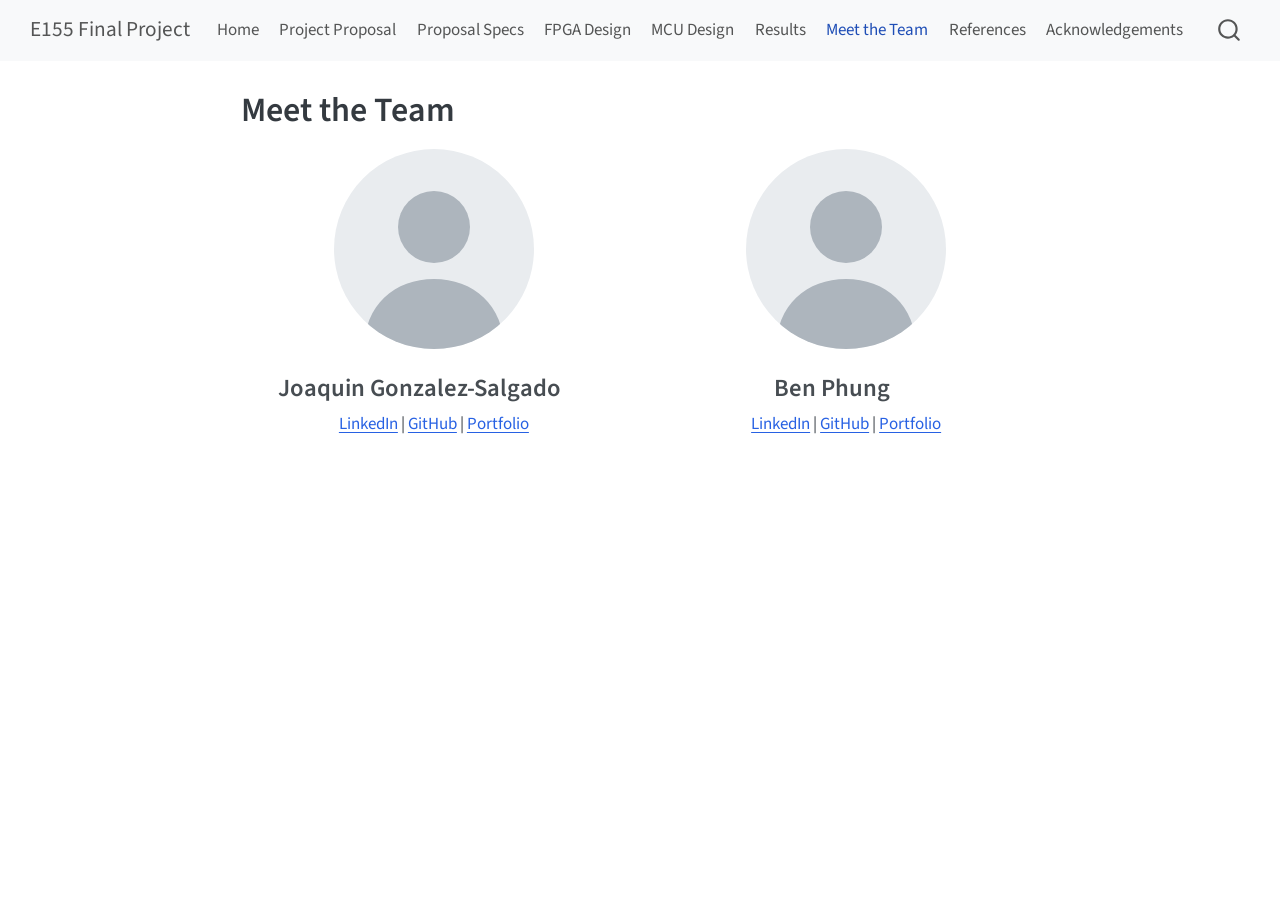
<file: team.html>
<!DOCTYPE html>
<html xmlns="http://www.w3.org/1999/xhtml" lang="en" xml:lang="en"><head>

<meta charset="utf-8">
<meta name="generator" content="quarto-1.11.9">

<meta name="viewport" content="width=device-width, initial-scale=1.0, user-scalable=yes">


<title>Meet the Team – E155 Final Project</title>
<style>
/* Default styles provided by pandoc.
** See https://pandoc.org/MANUAL.html#variables-for-html for config info.
*/
span.smallcaps{font-variant: small-caps;}
div.columns{display: flex; gap: 1.5em;}
div.column{flex: auto;}
@media screen {
div.columns{gap: min(4vw, 1.5em);}
div.column{overflow-x: auto;}
}
div.hanging-indent{margin-left: 1.5em; text-indent: -1.5em;}
ul.task-list{list-style: none;}
ul.task-list li input[type="checkbox"] {
  width: 0.8em;
  margin: 0 0.8em 0.2em -1em; /* quarto-specific, see https://github.com/quarto-dev/quarto-cli/issues/4556 */ 
  vertical-align: middle;
}
</style>


<script src="site_libs/quarto-nav/quarto-nav.js"></script>
<script src="site_libs/quarto-nav/headroom.min.js"></script>
<script src="site_libs/clipboard/clipboard.min.js"></script>
<script src="site_libs/quarto-search/autocomplete.umd.js"></script>
<script src="site_libs/quarto-search/fuse.min.js"></script>
<script src="site_libs/quarto-search/quarto-search.js"></script>
<meta name="quarto:offset" content="./">
<script src="site_libs/quarto-html/quarto.js" type="module"></script>
<script src="site_libs/quarto-html/tabsets/tabsets.js" type="module"></script>
<script src="site_libs/quarto-html/scrollable-regions/scrollable-regions.js" type="module"></script>
<script src="site_libs/quarto-html/popper.min.js"></script>
<script src="site_libs/quarto-html/tippy.umd.min.js"></script>
<script src="site_libs/quarto-html/anchor.min.js"></script>
<link href="site_libs/quarto-html/tippy.css" rel="stylesheet">
<link href="site_libs/quarto-html/quarto-syntax-highlighting-63b5708e65d6cd79cd7618c58d0c21e7.css" rel="stylesheet" id="quarto-text-highlighting-styles">
<script src="site_libs/bootstrap/bootstrap.min.js"></script>
<link href="site_libs/bootstrap/bootstrap-icons.css" rel="stylesheet">
<link href="site_libs/bootstrap/bootstrap-48eea8e06ff06eb442a2daacfce5ac08.min.css" rel="stylesheet" append-hash="true" id="quarto-bootstrap" data-mode="light">
<script id="quarto-search-options" type="application/json">{
  "location": "navbar",
  "copy-button": false,
  "collapse-after": 3,
  "panel-placement": "end",
  "type": "overlay",
  "limit": 50,
  "keyboard-shortcut": [
    "f",
    "/",
    "s"
  ],
  "show-item-context": false,
  "language": {
    "search-no-results-text": "No results",
    "search-matching-documents-text": "matching documents",
    "search-copy-link-title": "Copy link to search",
    "search-hide-matches-text": "Hide additional matches",
    "search-more-match-text": "more match in this document",
    "search-more-matches-text": "more matches in this document",
    "search-clear-button-title": "Clear",
    "search-text-placeholder": "",
    "search-detached-cancel-button-title": "Cancel",
    "search-submit-button-title": "Submit",
    "search-label": "Search"
  }
}</script>


<link rel="stylesheet" href="styles.css">
</head>

<body class="nav-fixed fullcontent quarto-light"><a id="quarto-skip-link" class="visually-hidden-focusable" href="#quarto-document-content">Skip to main content</a>

<div id="quarto-search-results"></div>
  <header id="quarto-header" class="headroom fixed-top">
    <nav class="navbar navbar-expand-lg " data-bs-theme="dark" aria-label="Site">
      <div class="navbar-container container-fluid">
      <div class="navbar-brand-container mx-auto">
    <a class="navbar-brand" href="./index.html">
    <span class="navbar-title">E155 Final Project</span>
    </a>
  </div>
          <button class="navbar-toggler" type="button" data-bs-toggle="collapse" data-bs-target="#navbarCollapse" aria-controls="navbarCollapse" aria-expanded="false" aria-label="Toggle navigation" onclick="if (window.quartoToggleHeadroom) { window.quartoToggleHeadroom(); }">
  <span class="navbar-toggler-icon"></span>
</button>
          <div class="collapse navbar-collapse" id="navbarCollapse">
            <ul class="navbar-nav navbar-nav-scroll me-auto">
  <li class="nav-item">
    <a class="nav-link" href="./index.html"> 
<span class="menu-text">Home</span></a>
  </li>  
  <li class="nav-item">
    <a class="nav-link" href="./proposal.html"> 
<span class="menu-text">Project Proposal</span></a>
  </li>  
  <li class="nav-item">
    <a class="nav-link" href="./projectSpecs.html"> 
<span class="menu-text">Proposal Specs</span></a>
  </li>  
  <li class="nav-item">
    <a class="nav-link" href="./fpga.html"> 
<span class="menu-text">FPGA Design</span></a>
  </li>  
  <li class="nav-item">
    <a class="nav-link" href="./mcu.html"> 
<span class="menu-text">MCU Design</span></a>
  </li>  
  <li class="nav-item">
    <a class="nav-link" href="./results.html"> 
<span class="menu-text">Results</span></a>
  </li>  
  <li class="nav-item">
    <a class="nav-link active" href="./team.html" aria-current="page"> 
<span class="menu-text">Meet the Team</span></a>
  </li>  
  <li class="nav-item">
    <a class="nav-link" href="./references.html"> 
<span class="menu-text">References</span></a>
  </li>  
  <li class="nav-item">
    <a class="nav-link" href="./acknowledgements.html"> 
<span class="menu-text">Acknowledgements</span></a>
  </li>  
</ul>
          </div> <!-- /navcollapse -->
            <div class="quarto-navbar-tools">
</div>
            <div id="quarto-search" class="" title="Search"></div>
      </div> <!-- /container-fluid -->
    </nav>
</header>
<!-- content -->
<div id="quarto-content" class="quarto-container page-columns page-rows-contents page-layout-article page-navbar">
<!-- sidebar -->
<!-- margin-sidebar -->
    
<!-- main -->
<main class="content" id="quarto-document-content" tabindex="-1">

<header id="title-block-header" class="quarto-title-block default">
<div class="quarto-title">
<h1 class="title">Meet the Team</h1>
</div>



<div class="quarto-title-meta">

    
  
    
  </div>
  


</header>


<div class="grid">
<div class="g-col-12 g-col-md-6 team-member">
<p><img src="images/headshot-placeholder.svg" class="headshot img-fluid" alt="Headshot of Joaquin Gonzalez-Salgado"></p>
<section id="joaquin-gonzalez-salgado" class="level3">
<h3 class="anchored" data-anchor-id="joaquin-gonzalez-salgado">Joaquin Gonzalez-Salgado</h3>
<p><a href="https://www.linkedin.com/in/joaquin-e-gs/">LinkedIn</a> | <a href="https://github.com/jgonzs">GitHub</a> | <a href="https://jgonzs.github.io/">Portfolio</a></p>
</section>
</div>
<div class="g-col-12 g-col-md-6 team-member">
<p><img src="images/headshot-placeholder.svg" class="headshot img-fluid" alt="Headshot of Ben Phung"></p>
<section id="ben-phung" class="level3">
<h3 class="anchored" data-anchor-id="ben-phung">Ben Phung</h3>
<p><a href="https://www.linkedin.com">LinkedIn</a> | <a href="https://github.com">GitHub</a> | <a href="#">Portfolio</a></p>
</section>
</div>
</div>



</main> <!-- /main -->
<script id="quarto-html-after-body" type="application/javascript">
  window.document.addEventListener("DOMContentLoaded", function (event) {
    const icon = "";
    const anchorJS = new window.AnchorJS();
    anchorJS.options = {
      placement: 'right',
      icon: icon
    };
    anchorJS.add('.anchored');
    const isCodeAnnotation = (el) => {
      for (const clz of el.classList) {
        if (clz.startsWith('code-annotation-')) {                     
          return true;
        }
      }
      return false;
    }
    const onCopySuccess = function(e) {
      // button target
      const button = e.trigger;
      // don't keep focus
      button.blur();
      // flash "checked"
      button.classList.add('code-copy-button-checked');
      var currentTitle = button.getAttribute("title");
      button.setAttribute("title", "Copied!");
      let tooltip;
      if (window.bootstrap) {
        button.setAttribute("data-bs-toggle", "tooltip");
        button.setAttribute("data-bs-placement", "left");
        button.setAttribute("data-bs-title", "Copied!");
        tooltip = new bootstrap.Tooltip(button, 
          { trigger: "manual", 
            customClass: "code-copy-button-tooltip",
            offset: [0, -8]});
        tooltip.show();    
      }
      setTimeout(function() {
        if (tooltip) {
          tooltip.hide();
          button.removeAttribute("data-bs-title");
          button.removeAttribute("data-bs-toggle");
          button.removeAttribute("data-bs-placement");
        }
        button.setAttribute("title", currentTitle);
        button.classList.remove('code-copy-button-checked');
      }, 1000);
      // clear code selection
      e.clearSelection();
    }
    const getTextToCopy = function(trigger) {
      const outerScaffold = trigger.parentElement.cloneNode(true);
      const codeEl = outerScaffold.querySelector('code');
      for (const childEl of codeEl.children) {
        if (isCodeAnnotation(childEl)) {
          childEl.remove();
        }
      }
      return codeEl.innerText;
    }
    const clipboard = new window.ClipboardJS('.code-copy-button:not([data-in-quarto-modal])', {
      text: getTextToCopy
    });
    clipboard.on('success', onCopySuccess);
    if (window.document.getElementById('quarto-embedded-source-code-modal')) {
      const clipboardModal = new window.ClipboardJS('.code-copy-button[data-in-quarto-modal]', {
        text: getTextToCopy,
        container: window.document.getElementById('quarto-embedded-source-code-modal')
      });
      clipboardModal.on('success', onCopySuccess);
    }
      var localhostRegex = new RegExp(/^(?:http|https):\/\/localhost\:?[0-9]*\//);
      var mailtoRegex = new RegExp(/^mailto:/);
        var filterRegex = new RegExp("https:\/\/jgonzs\.github\.io\/Microprocessor-Tag\/");
      const newWindowLabel = "(opens in a new tab)";
      const newWindowNoteId = "quarto-ext-newwindow-label";
      // Links reference one hidden label through aria-describedby, so the
      // announcement never changes their accessible name.
      var describeNewWindow = (link) => {
        if (!window.document.getElementById(newWindowNoteId)) {
          var newWindowNote = window.document.createElement("span");
          newWindowNote.id = newWindowNoteId;
          newWindowNote.hidden = true;
          newWindowNote.textContent = newWindowLabel;
          window.document.body.appendChild(newWindowNote);
        }
        var describedBy = (link.getAttribute("aria-describedby") || "").split(/\s+/).filter(Boolean);
        if (!describedBy.includes(newWindowNoteId)) {
          describedBy.push(newWindowNoteId);
          link.setAttribute("aria-describedby", describedBy.join(" "));
        }
      }
      var isInternal = (href) => {
          return filterRegex.test(href) || localhostRegex.test(href) || mailtoRegex.test(href);
      }
      // Inspect non-navigation links and adorn them if external
      window.quartoDecorateExternalLinks = function (root) {
     var links = (root || window.document).querySelectorAll('a[href]:not(.nav-link):not(.navbar-brand):not(.toc-action):not(.sidebar-link):not(.sidebar-item-toggle):not(.pagination-link):not(.no-external):not([aria-hidden]):not(.dropdown-item):not(.quarto-navigation-tool):not(.about-link)');
      for (var i=0; i<links.length; i++) {
        const link = links[i];
        if (!isInternal(link.href)) {
          // undo the damage that might have been done by quarto-nav.js in the case of
          // links that we want to consider external
          if (link.dataset.originalHref !== undefined) {
            link.href = link.dataset.originalHref;
          }
            // target, if specified
            link.setAttribute("target", "_blank");
            if (link.getAttribute("rel") === null) {
              link.setAttribute("rel", "noopener");
            }
            describeNewWindow(link);
          if (!link.classList.contains('no-external-icon')) {
          }
        }
      }
      };
      window.quartoDecorateExternalLinks(window.document);
    // Esc closes the popup (WCAG 1.4.13) and focus leaving both trigger and
    // popup closes it (WCAG 2.4.11); tippy handles neither for interactive popups.
    const hideOnEscAndFocusOut = {
      name: 'hideOnEscAndFocusOut',
      defaultValue: true,
      fn(instance) {
        const dismiss = () => {
          // A show scheduled by the trigger delay would otherwise reopen it
          instance.clearDelayTimeouts();
          instance.hide();
        };
        const onKeyDown = (event) => {
          if (event.key !== 'Escape') {
            return;
          }
          // Keep Esc from also reaching page handlers (e.g. reveal.js overview),
          // except an open reveal.js slide menu, which Esc should close too.
          // The menu handles keys only when its keyboard option is on.
          const menuHandlesEsc = window.Reveal?.getPlugin?.('menu')?.isOpen() &&
            window.Reveal.getConfig().menu?.keyboard !== false;
          if (!menuHandlesEsc) {
            event.stopPropagation();
          }
          if (instance.popper.contains(window.document.activeElement)) {
            // Disabled while refocusing so the focus trigger does not reopen it
            instance.disable();
            instance.reference.focus();
            instance.enable();
          }
          dismiss();
        };
        const onFocusOut = (event) => {
          const target = event.relatedTarget;
          if (target && !instance.reference.contains(target) &&
              !instance.popper.contains(target)) {
            dismiss();
          }
        };
        // On the trigger too: a click trigger (code-annotations: select) has no
        // blur handling. Attached for the instance's lifetime so leaving the
        // trigger also cancels a show still pending on the trigger delay.
        instance.reference.addEventListener('focusout', onFocusOut);
        return {
          onShow() {
            window.document.addEventListener('keydown', onKeyDown, true);
            instance.popper.addEventListener('focusout', onFocusOut);
          },
          onHide() {
            window.document.removeEventListener('keydown', onKeyDown, true);
            instance.popper.removeEventListener('focusout', onFocusOut);
          },
          onDestroy() {
            instance.reference.removeEventListener('focusout', onFocusOut);
          },
        };
      },
    };
    function tippyHover(el, contentFn, onTriggerFn, onUntriggerFn) {
      const config = {
        allowHTML: true,
        maxWidth: 500,
        delay: 100,
        arrow: false,
        appendTo: function(el) {
            return el.parentElement;
        },
        interactive: true,
        interactiveBorder: 10,
        theme: 'quarto',
        placement: 'bottom-start',
        plugins: [hideOnEscAndFocusOut],
      };
      if (contentFn) {
        config.content = contentFn;
      }
      if (onTriggerFn) {
        config.onTrigger = onTriggerFn;
      }
      if (onUntriggerFn) {
        config.onUntrigger = onUntriggerFn;
      }
      window.tippy(el, config); 
    }
    const noterefs = window.document.querySelectorAll('a[role="doc-noteref"]');
    for (var i=0; i<noterefs.length; i++) {
      const ref = noterefs[i];
      tippyHover(ref, function() {
        // use id or data attribute instead here
        let href = ref.getAttribute('data-footnote-href') || ref.getAttribute('href');
        try { href = new URL(href).hash; } catch {}
        const id = href.replace(/^#\/?/, "");
        const note = window.document.getElementById(id);
        if (note) {
          return note.innerHTML;
        } else {
          return "";
        }
      });
    }
    const xrefs = window.document.querySelectorAll('a.quarto-xref');
    const processXRef = (id, note) => {
      // Strip column container classes
      const stripColumnClz = (el) => {
        el.classList.remove("page-full", "page-columns");
        if (el.children) {
          for (const child of el.children) {
            stripColumnClz(child);
          }
        }
      }
      stripColumnClz(note)
      if (id === null || id.startsWith('sec-')) {
        // Special case sections, only their first couple elements
        const container = document.createElement("div");
        if (note.children && note.children.length > 2) {
          container.appendChild(note.children[0].cloneNode(true));
          for (let i = 1; i < note.children.length; i++) {
            const child = note.children[i];
            if (child.tagName === "P" && child.innerText === "") {
              continue;
            } else {
              container.appendChild(child.cloneNode(true));
              break;
            }
          }
          if (window.Quarto?.typesetMath) {
            window.Quarto.typesetMath(container);
          }
          return container.innerHTML
        } else {
          if (window.Quarto?.typesetMath) {
            window.Quarto.typesetMath(note);
          }
          return note.innerHTML;
        }
      } else {
        // Remove any anchor links if they are present
        const anchorLink = note.querySelector('a.anchorjs-link');
        if (anchorLink) {
          anchorLink.remove();
        }
        if (window.Quarto?.typesetMath) {
          window.Quarto.typesetMath(note);
        }
        if (note.classList.contains("callout")) {
          return note.outerHTML;
        } else {
          return note.innerHTML;
        }
      }
    }
    for (var i=0; i<xrefs.length; i++) {
      const xref = xrefs[i];
      tippyHover(xref, undefined, function(instance) {
        instance.disable();
        let url = xref.getAttribute('href');
        let hash = undefined; 
        if (url.startsWith('#')) {
          hash = url;
        } else {
          try { hash = new URL(url).hash; } catch {}
        }
        if (hash) {
          const id = hash.replace(/^#\/?/, "");
          const note = window.document.getElementById(id);
          if (note !== null) {
            try {
              const html = processXRef(id, note.cloneNode(true));
              instance.setContent(html);
            } finally {
              instance.enable();
              instance.show();
            }
          } else {
            // See if we can fetch this
            fetch(url.split('#')[0])
            .then(res => res.text())
            .then(html => {
              const parser = new DOMParser();
              const htmlDoc = parser.parseFromString(html, "text/html");
              const note = htmlDoc.getElementById(id);
              if (note !== null) {
                const html = processXRef(id, note);
                instance.setContent(html);
              } 
            }).finally(() => {
              instance.enable();
              instance.show();
            });
          }
        } else {
          // See if we can fetch a full url (with no hash to target)
          // This is a special case and we should probably do some content thinning / targeting
          fetch(url)
          .then(res => res.text())
          .then(html => {
            const parser = new DOMParser();
            const htmlDoc = parser.parseFromString(html, "text/html");
            const note = htmlDoc.querySelector('main.content');
            if (note !== null) {
              // This should only happen for chapter cross references
              // (since there is no id in the URL)
              // remove the first header
              if (note.children.length > 0 && note.children[0].tagName === "HEADER") {
                note.children[0].remove();
              }
              const html = processXRef(null, note);
              instance.setContent(html);
            } 
          }).finally(() => {
            instance.enable();
            instance.show();
          });
        }
      }, function(instance) {
      });
    }
        let selectedAnnoteEl;
        const selectorForAnnotation = ( cell, annotation) => {
          let cellAttr = 'data-code-cell="' + cell + '"';
          let lineAttr = 'data-code-annotation="' +  annotation + '"';
          const selector = 'span[' + cellAttr + '][' + lineAttr + ']';
          return selector;
        }
        const selectCodeLines = (annoteEl) => {
          const doc = window.document;
          const targetCell = annoteEl.getAttribute("data-target-cell");
          const targetAnnotation = annoteEl.getAttribute("data-target-annotation");
          const annoteSpan = window.document.querySelector(selectorForAnnotation(targetCell, targetAnnotation));
          const lines = annoteSpan.getAttribute("data-code-lines").split(",");
          const lineIds = lines.map((line) => {
            return targetCell + "-" + line;
          })
          // Each band is positioned against its own containing block, which is
          // not the offsetParent of the lines, so place it from client rects.
          const placeBand = (band, firstEl, lastEl, codeBlock) => {
            const container = band.offsetParent;
            if (container === null) {
              return;
            }
            const containerRect = container.getBoundingClientRect();
            // Reveal.js scales slides with a transform, so convert client
            // pixels back to the CSS pixels of the container.
            const scale = containerRect.height / container.offsetHeight || 1;
            const firstRect = firstEl.getBoundingClientRect();
            const lastRect = lastEl.getBoundingClientRect();
            const top = (firstRect.top - containerRect.top) / scale - container.clientTop + container.scrollTop;
            const height = (lastRect.bottom - firstRect.top) / scale;
            band.style.top = top - 2 + "px";
            band.style.height = height + 4 + "px";
            if (codeBlock) {
              // Without the copy button wrapper, the containing block is wider
              // than the code block, so span the code block explicitly.
              const blockRect = codeBlock.getBoundingClientRect();
              band.style.left = (blockRect.left - containerRect.left) / scale - container.clientLeft + container.scrollLeft + "px";
              band.style.width = blockRect.width / scale + "px";
            }
          };
          if (lineIds.length > 0) {
            const el = window.document.getElementById(lineIds[0]);
            const lastEl = window.document.getElementById(lineIds[lineIds.length - 1]);
            const parent = el.parentElement.parentElement;
            // cook up a div (if necessary) and position it
            let div = window.document.getElementById("code-annotation-line-highlight");
            if (div === null) {
              div = window.document.createElement("div");
              div.setAttribute("id", "code-annotation-line-highlight");
              div.style.position = 'absolute';
              parent.appendChild(div);
            }
            placeBand(div, el, lastEl, parent.closest("div.sourceCode") || parent);
            let gutterDiv = window.document.getElementById("code-annotation-line-highlight-gutter");
            if (gutterDiv === null) {
              gutterDiv = window.document.createElement("div");
              gutterDiv.setAttribute("id", "code-annotation-line-highlight-gutter");
              gutterDiv.style.position = 'absolute';
              const codeCell = window.document.getElementById(targetCell);
              const gutter = codeCell.querySelector('.code-annotation-gutter');
              gutter.appendChild(gutterDiv);
            }
            placeBand(gutterDiv, el, lastEl);
            selectedAnnoteEl = annoteEl;
          }
        };
        const unselectCodeLines = () => {
          const elementsIds = ["code-annotation-line-highlight", "code-annotation-line-highlight-gutter"];
          elementsIds.forEach((elId) => {
            const div = window.document.getElementById(elId);
            if (div) {
              div.remove();
            }
          });
          selectedAnnoteEl = undefined;
        };
          // Handle positioning of the toggle
      window.addEventListener(
        "resize",
        throttle(() => {
          elRect = undefined;
          if (selectedAnnoteEl) {
            selectCodeLines(selectedAnnoteEl);
          }
        }, 10)
      );
      function throttle(fn, ms) {
      let throttle = false;
      let timer;
        return (...args) => {
          if(!throttle) { // first call gets through
              fn.apply(this, args);
              throttle = true;
          } else { // all the others get throttled
              if(timer) clearTimeout(timer); // cancel #2
              timer = setTimeout(() => {
                fn.apply(this, args);
                timer = throttle = false;
              }, ms);
          }
        };
      }
        // Attach click handler to the DT
        const annoteDls = window.document.querySelectorAll('dt[data-target-cell]');
        for (const annoteDlNode of annoteDls) {
          annoteDlNode.addEventListener('click', (event) => {
            const clickedEl = event.target;
            if (clickedEl !== selectedAnnoteEl) {
              unselectCodeLines();
              const activeEl = window.document.querySelector('dt[data-target-cell].code-annotation-active');
              if (activeEl) {
                activeEl.classList.remove('code-annotation-active');
              }
              selectCodeLines(clickedEl);
              clickedEl.classList.add('code-annotation-active');
            } else {
              // Unselect the line
              unselectCodeLines();
              clickedEl.classList.remove('code-annotation-active');
            }
          });
        }
    const findCites = (el) => {
      const parentEl = el.parentElement;
      if (parentEl) {
        const cites = parentEl.dataset.cites;
        if (cites) {
          return {
            el,
            cites: cites.split(' ')
          };
        } else {
          return findCites(el.parentElement)
        }
      } else {
        return undefined;
      }
    };
    var bibliorefs = window.document.querySelectorAll('a[role="doc-biblioref"]');
    for (var i=0; i<bibliorefs.length; i++) {
      const ref = bibliorefs[i];
      const citeInfo = findCites(ref);
      if (citeInfo) {
        tippyHover(citeInfo.el, function() {
          var popup = window.document.createElement('div');
          citeInfo.cites.forEach(function(cite) {
            var citeDiv = window.document.createElement('div');
            citeDiv.classList.add('hanging-indent');
            citeDiv.classList.add('csl-entry');
            var biblioDiv = window.document.getElementById('ref-' + cite);
            if (biblioDiv) {
              citeDiv.innerHTML = biblioDiv.innerHTML;
            }
            popup.appendChild(citeDiv);
          });
          return popup.innerHTML;
        });
      }
    }
  });
  </script>
  <script type="application/javascript">
  window.quartoScrollableRegionsLabels = {"code":"Scrollable code","output":"Scrollable output"};
  </script>
</div> <!-- /content -->




</body></html>
</file>
<file: site_libs/quarto-html/tippy.css>
.tippy-box[data-animation=fade][data-state=hidden]{opacity:0}[data-tippy-root]{max-width:calc(100vw - 10px)}.tippy-box{position:relative;background-color:#333;color:#fff;border-radius:4px;font-size:14px;line-height:1.4;white-space:normal;outline:0;transition-property:transform,visibility,opacity}.tippy-box[data-placement^=top]>.tippy-arrow{bottom:0}.tippy-box[data-placement^=top]>.tippy-arrow:before{bottom:-7px;left:0;border-width:8px 8px 0;border-top-color:initial;transform-origin:center top}.tippy-box[data-placement^=bottom]>.tippy-arrow{top:0}.tippy-box[data-placement^=bottom]>.tippy-arrow:before{top:-7px;left:0;border-width:0 8px 8px;border-bottom-color:initial;transform-origin:center bottom}.tippy-box[data-placement^=left]>.tippy-arrow{right:0}.tippy-box[data-placement^=left]>.tippy-arrow:before{border-width:8px 0 8px 8px;border-left-color:initial;right:-7px;transform-origin:center left}.tippy-box[data-placement^=right]>.tippy-arrow{left:0}.tippy-box[data-placement^=right]>.tippy-arrow:before{left:-7px;border-width:8px 8px 8px 0;border-right-color:initial;transform-origin:center right}.tippy-box[data-inertia][data-state=visible]{transition-timing-function:cubic-bezier(.54,1.5,.38,1.11)}.tippy-arrow{width:16px;height:16px;color:#333}.tippy-arrow:before{content:"";position:absolute;border-color:transparent;border-style:solid}.tippy-content{position:relative;padding:5px 9px;z-index:1}
</file>
<file: site_libs/quarto-html/quarto-syntax-highlighting-63b5708e65d6cd79cd7618c58d0c21e7.css>
/* quarto syntax highlight colors */
:root {
  --quarto-hl-ot-color: #003B4F;
  --quarto-hl-at-color: #657422;
  --quarto-hl-ss-color: #20794D;
  --quarto-hl-an-color: #5E5E5E;
  --quarto-hl-fu-color: #4758AB;
  --quarto-hl-st-color: #20794D;
  --quarto-hl-cf-color: #003B4F;
  --quarto-hl-op-color: #5E5E5E;
  --quarto-hl-er-color: #AD0000;
  --quarto-hl-bn-color: #AD0000;
  --quarto-hl-al-color: #AD0000;
  --quarto-hl-va-color: #111111;
  --quarto-hl-bu-color: inherit;
  --quarto-hl-ex-color: inherit;
  --quarto-hl-pp-color: #AD0000;
  --quarto-hl-in-color: #5E5E5E;
  --quarto-hl-vs-color: #20794D;
  --quarto-hl-wa-color: #5E5E5E;
  --quarto-hl-do-color: #5E5E5E;
  --quarto-hl-im-color: #00769E;
  --quarto-hl-ch-color: #20794D;
  --quarto-hl-dt-color: #AD0000;
  --quarto-hl-fl-color: #AD0000;
  --quarto-hl-co-color: #5E5E5E;
  --quarto-hl-cv-color: #5E5E5E;
  --quarto-hl-cn-color: #8f5902;
  --quarto-hl-sc-color: #5E5E5E;
  --quarto-hl-dv-color: #AD0000;
  --quarto-hl-kw-color: #003B4F;
}

/* other quarto variables */
:root {
  --quarto-font-monospace: SFMono-Regular, Menlo, Monaco, Consolas, "Liberation Mono", "Courier New", monospace;
}

/* syntax highlight based on Pandoc's rules */
pre > code.sourceCode > span {
  color: #003B4F;
}

code.sourceCode > span {
  color: #003B4F;
}

div.sourceCode,
div.sourceCode pre.sourceCode {
  color: #003B4F;
}

/* Normal */
code span {
  color: #003B4F;
}

/* Alert */
code span.al {
  color: #AD0000;
  font-style: inherit;
}

/* Annotation */
code span.an {
  color: #5E5E5E;
  font-style: inherit;
}

/* Attribute */
code span.at {
  color: #657422;
  font-style: inherit;
}

/* BaseN */
code span.bn {
  color: #AD0000;
  font-style: inherit;
}

/* BuiltIn */
code span.bu {
  font-style: inherit;
}

/* ControlFlow */
code span.cf {
  color: #003B4F;
  font-weight: bold;
  font-style: inherit;
}

/* Char */
code span.ch {
  color: #20794D;
  font-style: inherit;
}

/* Constant */
code span.cn {
  color: #8f5902;
  font-style: inherit;
}

/* Comment */
code span.co {
  color: #5E5E5E;
  font-style: inherit;
}

/* CommentVar */
code span.cv {
  color: #5E5E5E;
  font-style: italic;
}

/* Documentation */
code span.do {
  color: #5E5E5E;
  font-style: italic;
}

/* DataType */
code span.dt {
  color: #AD0000;
  font-style: inherit;
}

/* DecVal */
code span.dv {
  color: #AD0000;
  font-style: inherit;
}

/* Error */
code span.er {
  color: #AD0000;
  font-style: inherit;
}

/* Extension */
code span.ex {
  font-style: inherit;
}

/* Float */
code span.fl {
  color: #AD0000;
  font-style: inherit;
}

/* Function */
code span.fu {
  color: #4758AB;
  font-style: inherit;
}

/* Import */
code span.im {
  color: #00769E;
  font-style: inherit;
}

/* Information */
code span.in {
  color: #5E5E5E;
  font-style: inherit;
}

/* Keyword */
code span.kw {
  color: #003B4F;
  font-weight: bold;
  font-style: inherit;
}

/* Operator */
code span.op {
  color: #5E5E5E;
  font-style: inherit;
}

/* Other */
code span.ot {
  color: #003B4F;
  font-style: inherit;
}

/* Preprocessor */
code span.pp {
  color: #AD0000;
  font-style: inherit;
}

/* SpecialChar */
code span.sc {
  color: #5E5E5E;
  font-style: inherit;
}

/* SpecialString */
code span.ss {
  color: #20794D;
  font-style: inherit;
}

/* String */
code span.st {
  color: #20794D;
  font-style: inherit;
}

/* Variable */
code span.va {
  color: #111111;
  font-style: inherit;
}

/* VerbatimString */
code span.vs {
  color: #20794D;
  font-style: inherit;
}

/* Warning */
code span.wa {
  color: #5E5E5E;
  font-style: italic;
}

.prevent-inlining {
  content: "</";
}

/*# sourceMappingURL=054cc16b9e9817627be6994582d2ffb5.css.map */
</file>
<file: styles.css>
/* css styles */

.team-member {
  text-align: center;
}

.team-member .headshot {
  width: 200px;
  height: 200px;
  object-fit: cover;
  border-radius: 50%;
}
</file>
<file: site_libs/quarto-diagram/mermaid.css>
.mermaidTooltip {
  position: absolute;
  text-align: center;
  max-width: 200px;
  padding: 2px;
  font-family: "trebuchet ms", verdana, arial;
  font-size: 12px;
  background: #ffffde;
  border: 1px solid #aaaa33;
  border-radius: 2px;
  pointer-events: none;
  z-index: 1000;
}
</file>
